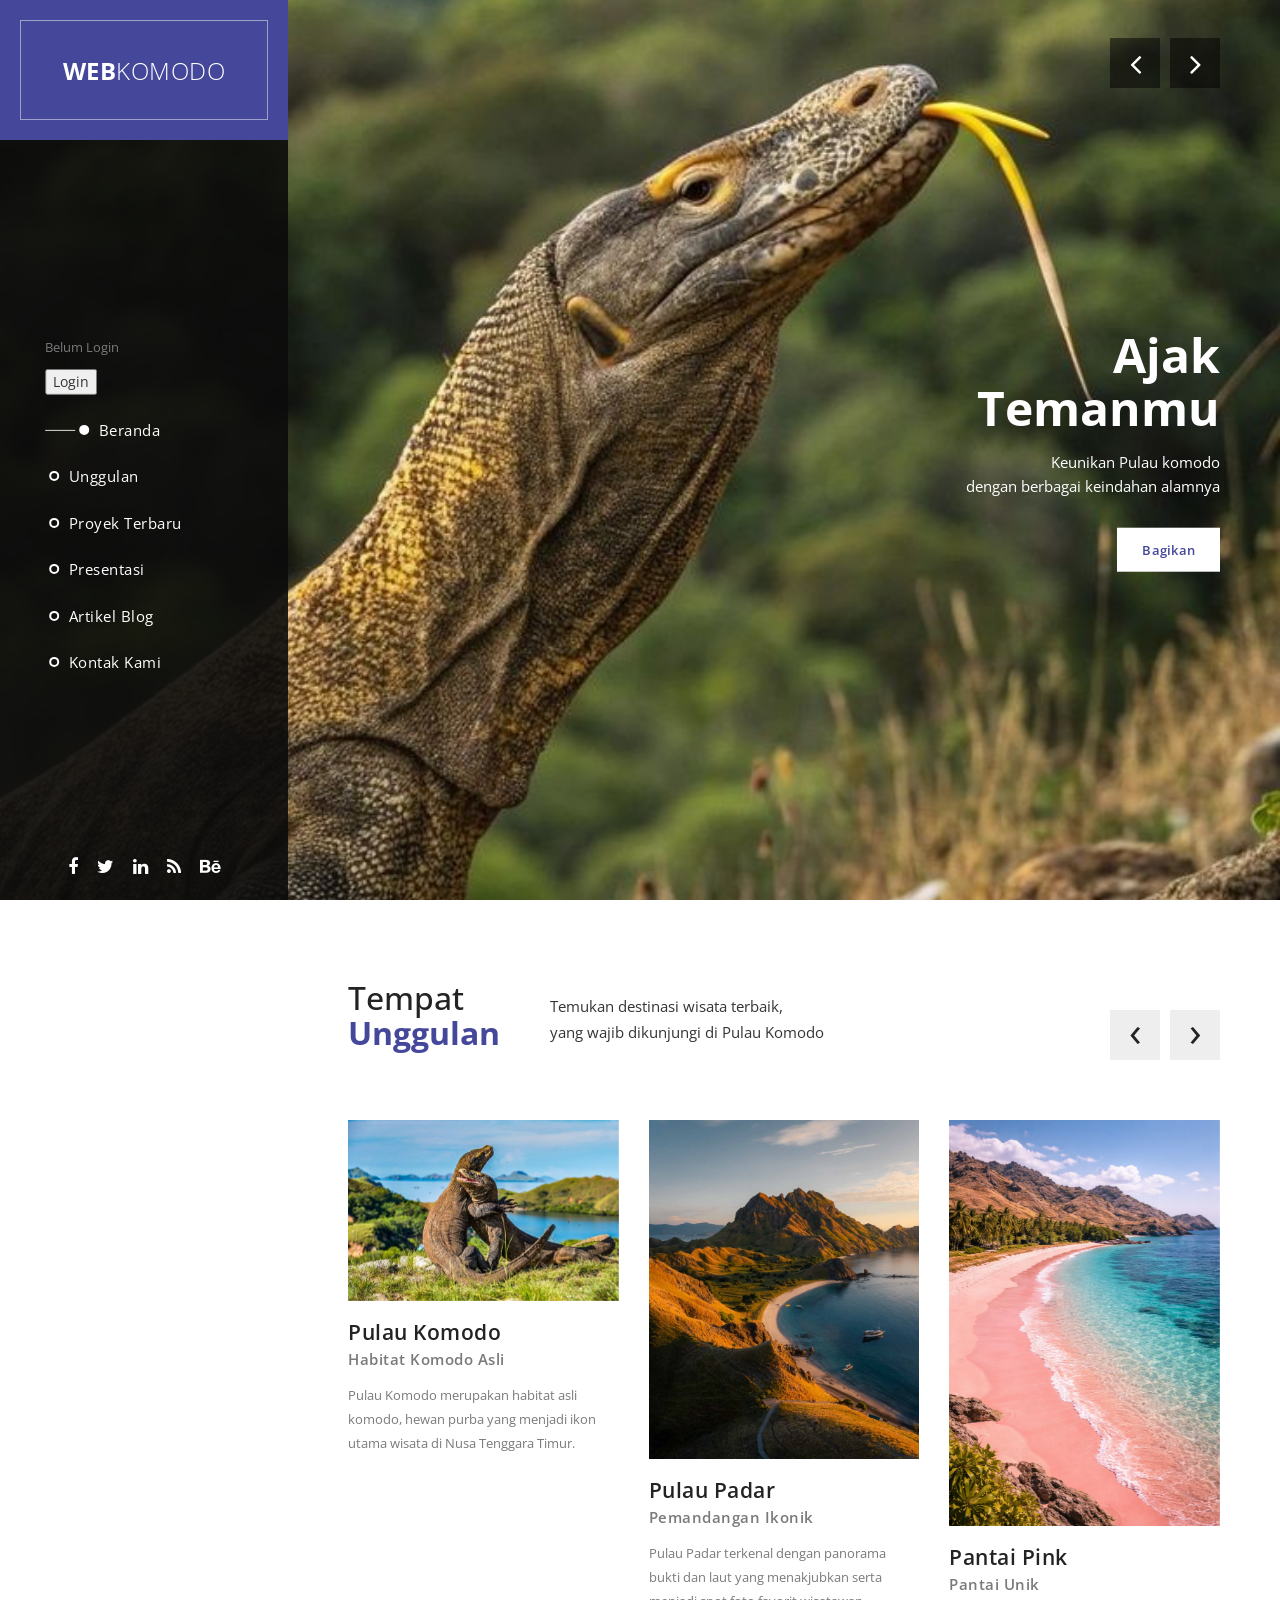
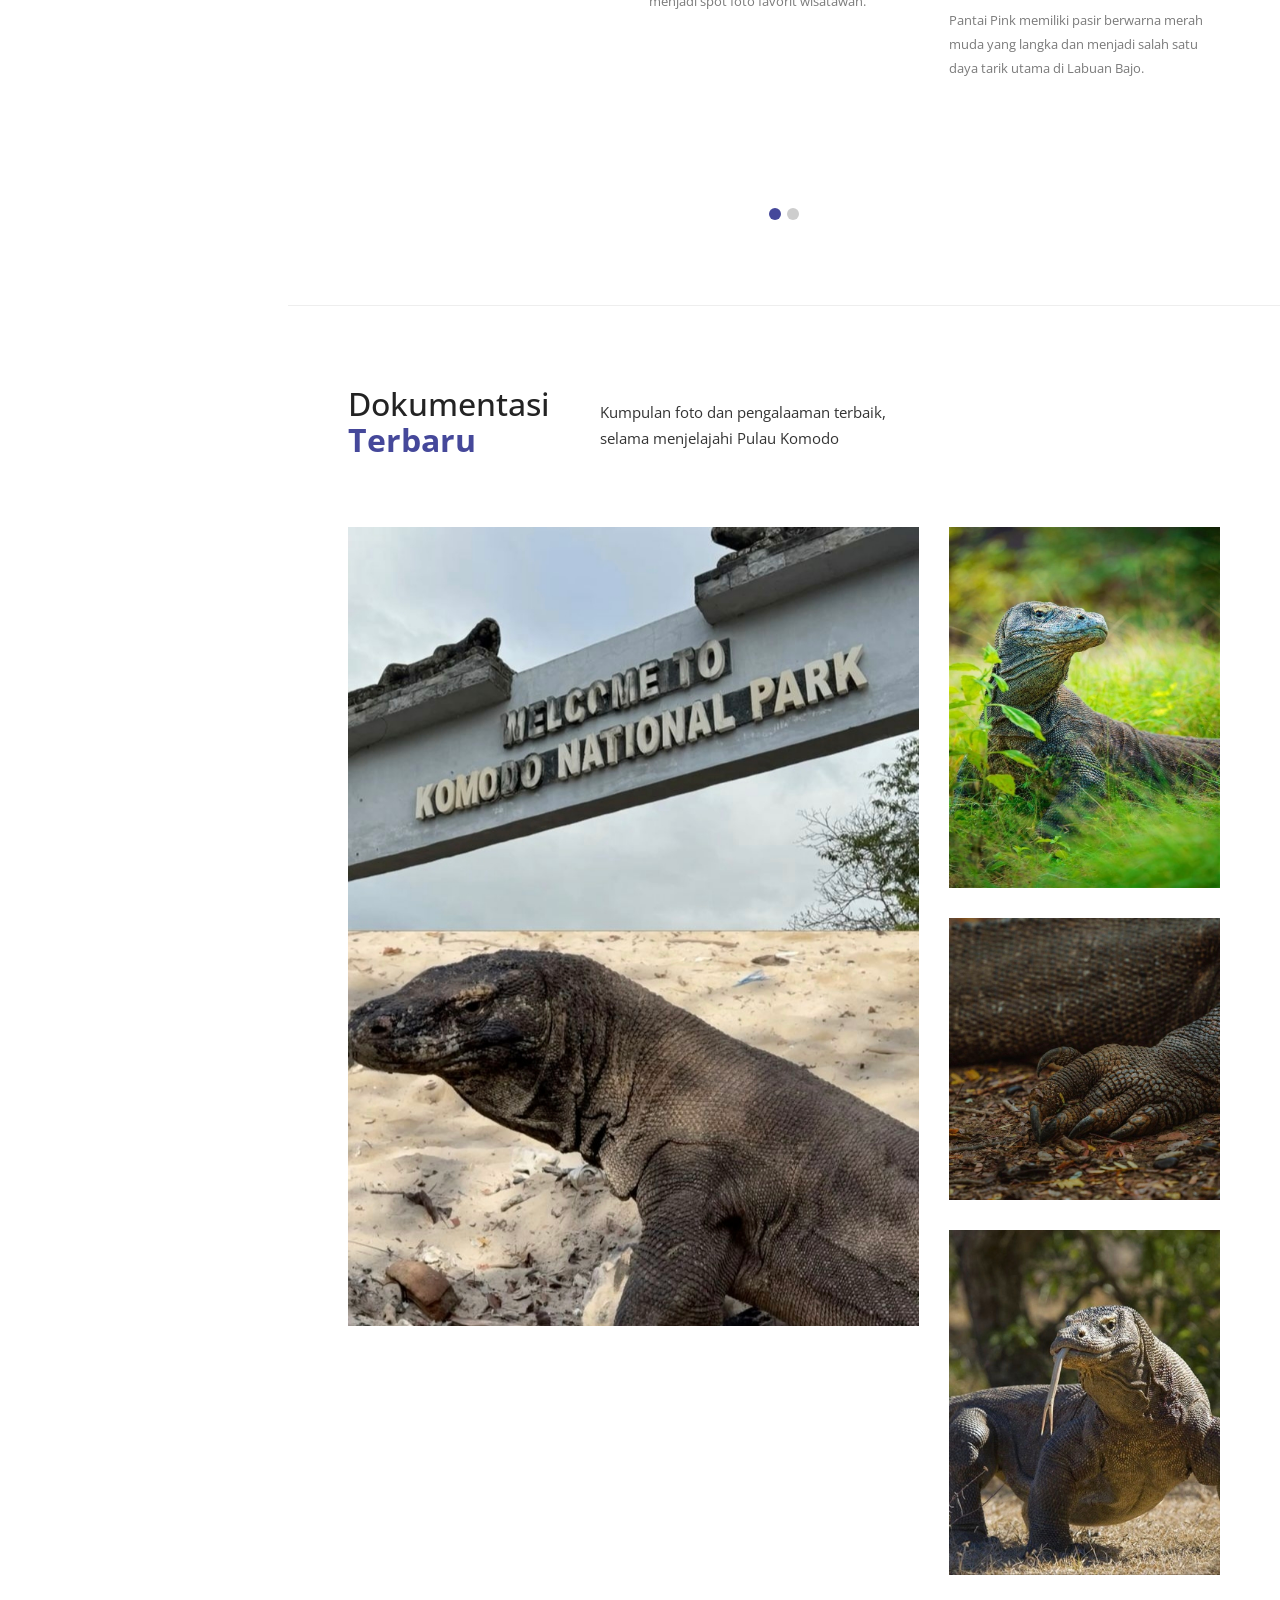
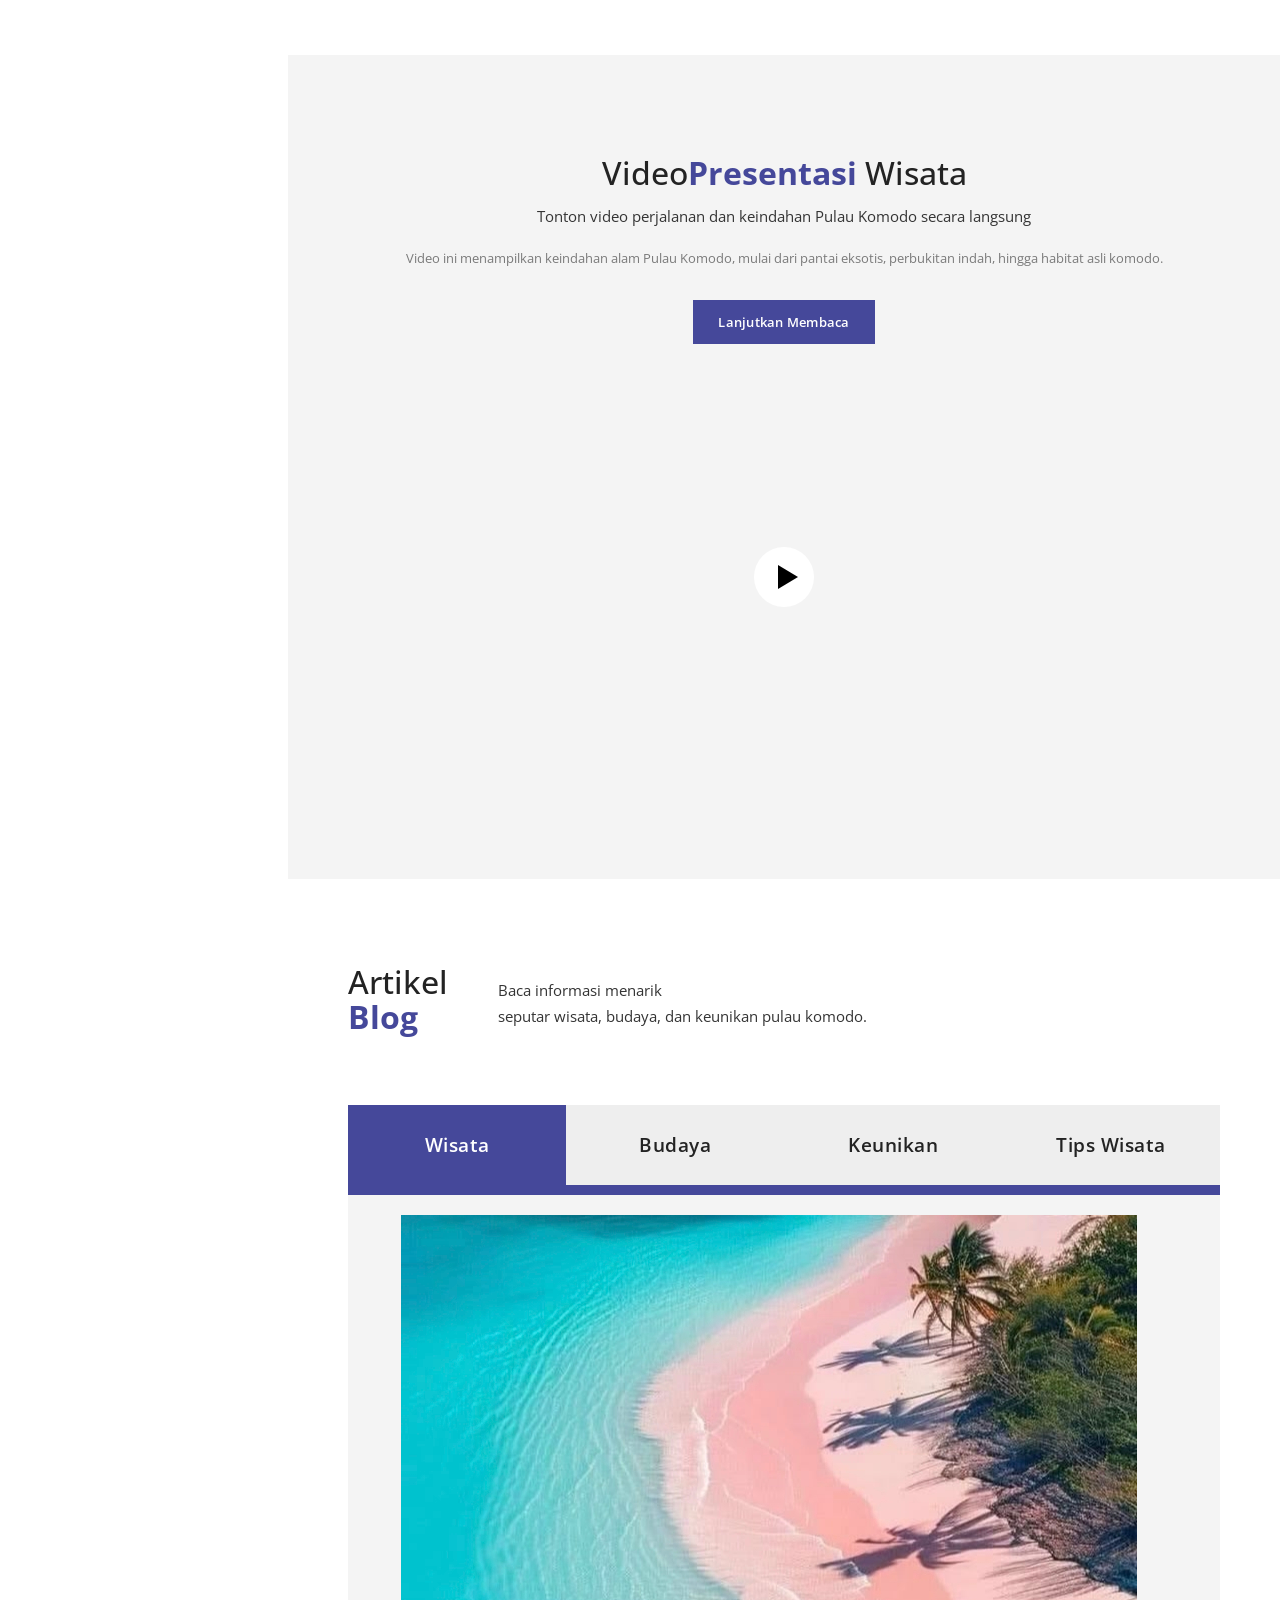
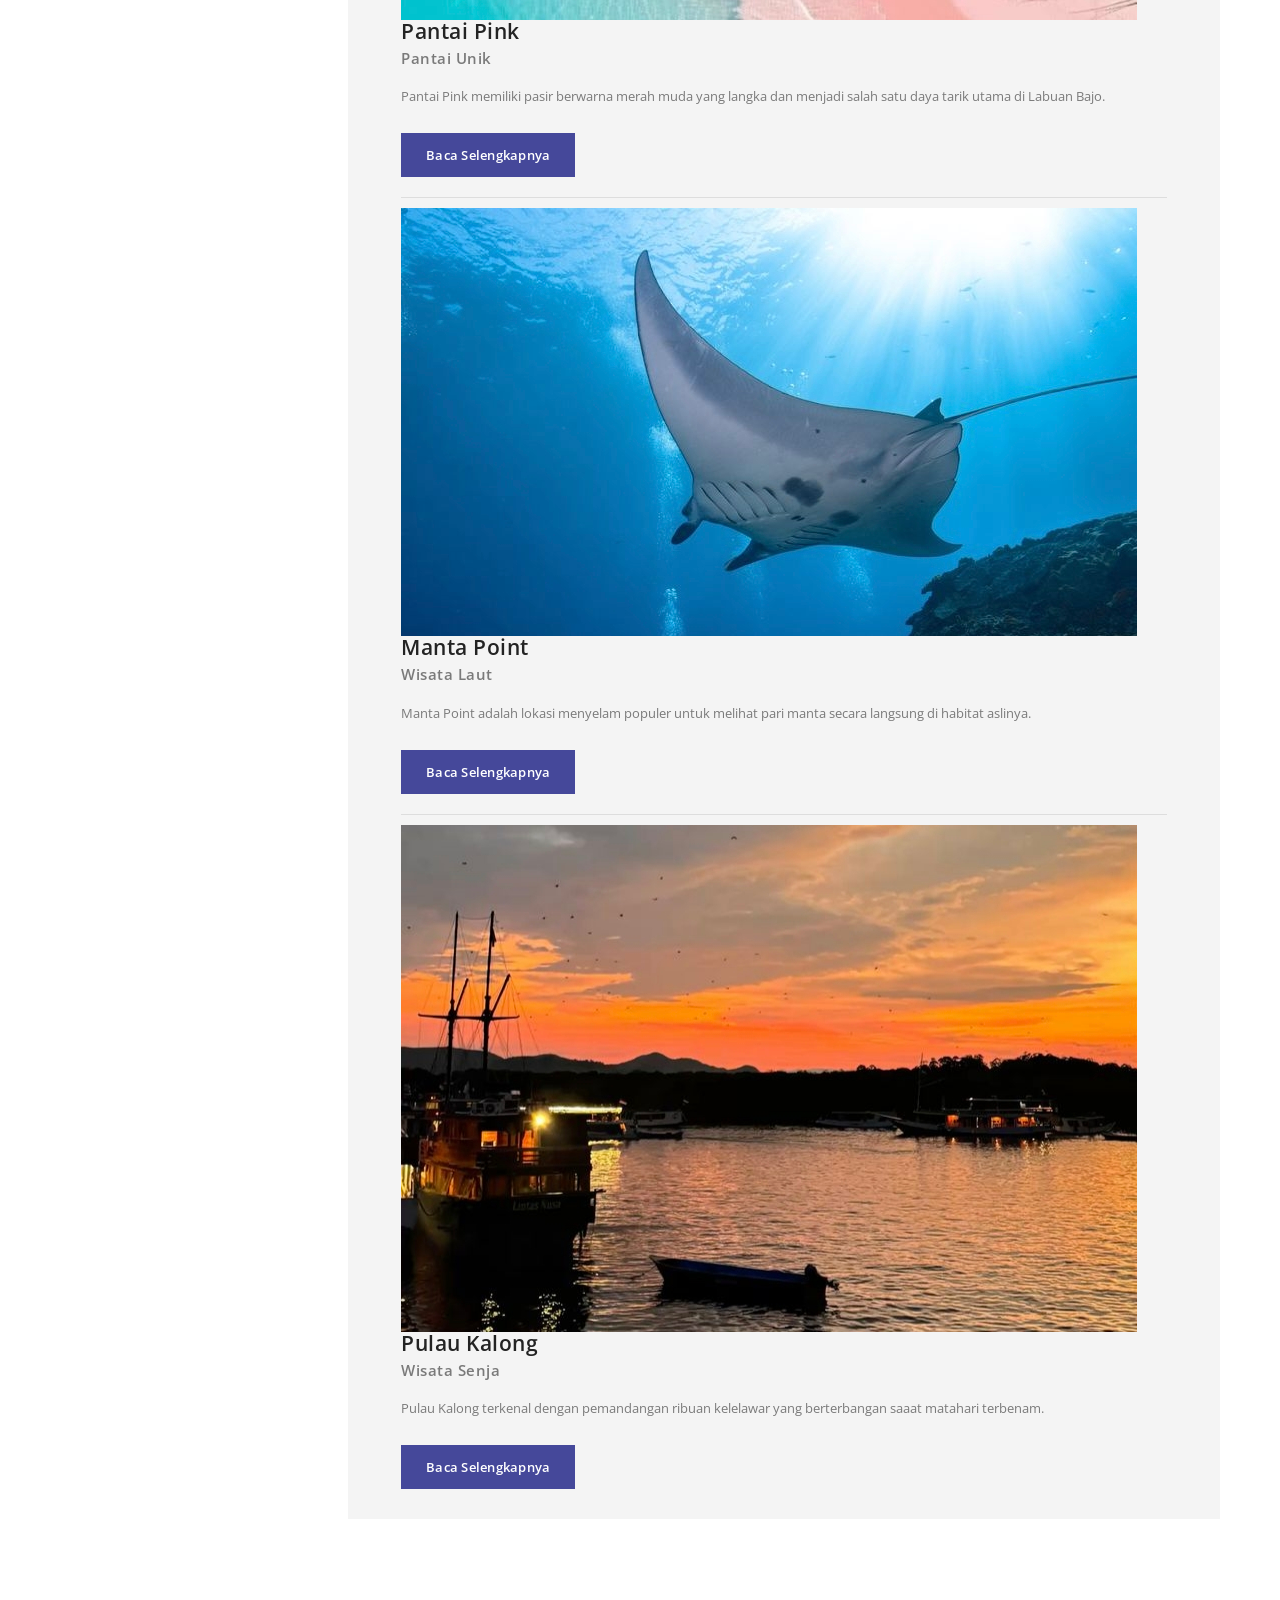
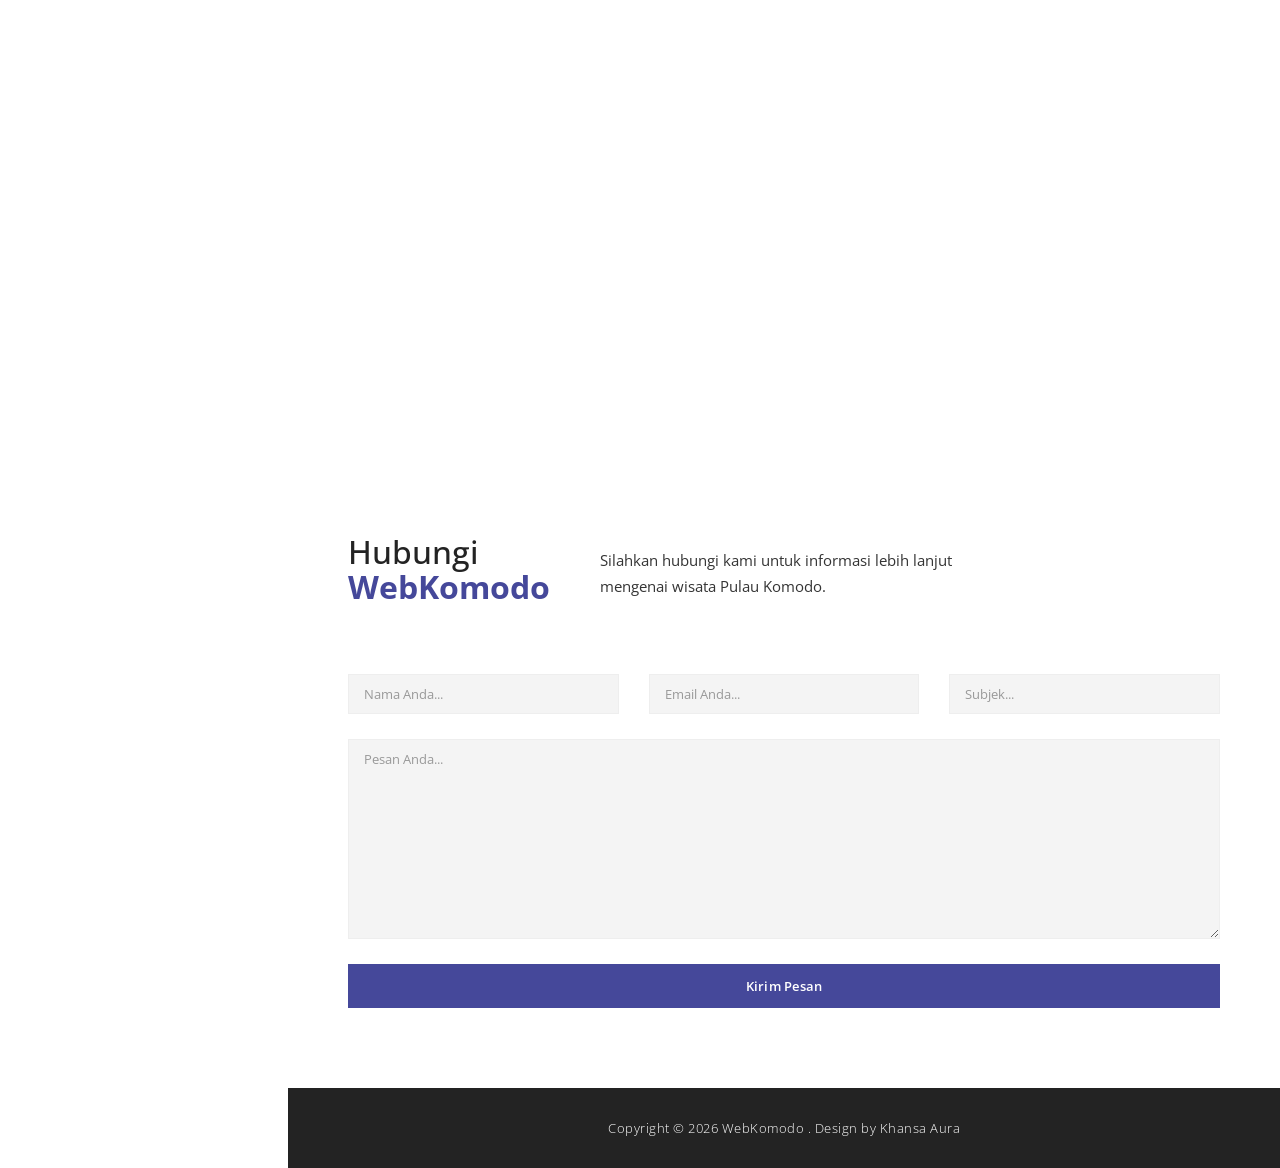
<file: index.html>
<!DOCTYPE html>
<html>
    <head>
        <meta charset="utf-8">
        <meta http-equiv="X-UA-Compatible" content="IE=edge,chrome=1">
        <title>WebKomodo</title>
        
<!-- 

Sentra Template

https://templatemo.com/tm-518-sentra

-->
        <meta name="description" content="">
        <meta name="viewport" content="width=device-width, initial-scale=1">
        <link rel="apple-touch-icon" href="apple-touch-icon.png">

        <link rel="stylesheet" href="css/bootstrap.min.css">
        <link rel="stylesheet" href="css/bootstrap-theme.min.css">
        <link rel="stylesheet" href="css/fontAwesome.css">
        <link rel="stylesheet" href="css/light-box.css">
        <link rel="stylesheet" href="css/owl-carousel.css">
        <link rel="stylesheet" href="css/templatemo-style.css">

        <link href="https://fonts.googleapis.com/css?family=Open+Sans:300,400,600,700,800" rel="stylesheet">

        <script src="js/vendor/modernizr-2.8.3-respond-1.4.2.min.js"></script>
    </head>

<body>



        <header class="nav-down responsive-nav hidden-lg hidden-md">
            <button type="button" id="nav-toggle" class="navbar-toggle" data-toggle="collapse" data-target="#main-nav">
                <span class="sr-only">Toggle navigation</span>
                <span class="icon-bar"></span>
                <span class="icon-bar"></span>
                <span class="icon-bar"></span>
            </button>
            <!--/.navbar-header-->
            <div id="main-nav" class="collapse navbar-collapse">
                <nav>
                    <ul class="nav navbar-nav">
                        <li><a href="#top">Beranda</a></li>
                        <li><a href="#featured">Unggulan</a></li>
                        <li><a href="#projects">Proyek Terbaru</a></li>
                        <li><a href="#video">Presentasi</a></li>
                        <li><a href="#blog">Artikel Blog</a></li>
                        <li><a href="#contact">Hubungi Kami</a></li>
                    </ul>
                </nav>
            </div>
        </header>

        <div class="sidebar-navigation hidde-sm hidden-xs">
            <div class="logo">
                <a href="#">Web<em>Komodo</em></a>
            </div>
            <nav>
                <ul>
					<li>
						<p id="userInfo">Belum Login</p>

		<div id="authArea">
			<button onclick="goLogin()" class="nav-cta">Login</button>
		</div>
					</li>
                    <li>
                        <a href="#top">
                            <span class="rect"></span>
                            <span class="circle"></span>
                            Beranda
                        </a>
                    </li>
                    <li>
                        <a href="#featured">
                            <span class="rect"></span>
                            <span class="circle"></span>
                            Unggulan
                        </a>
                    </li>
                    <li>
                        <a href="#projects">
                            <span class="rect"></span>
                            <span class="circle"></span>
                            Proyek Terbaru
                        </a>
                    </li>
                    <li>
                        <a href="#video">
                            <span class="rect"></span>
                            <span class="circle"></span>
                            Presentasi
                        </a>
                    </li>
                    <li>
                        <a href="#blog">
                            <span class="rect"></span>
                            <span class="circle"></span>
                            Artikel Blog
                        </a>
                    </li>
                    <li>
                        <a href="#contact">
                            <span class="rect"></span>
                            <span class="circle"></span>
                            Kontak Kami
                        </a>
                    </li>
                </ul>
            </nav>
            <ul class="social-icons">
                <li><a href="#"><i class="fa fa-facebook"></i></a></li>
                <li><a href="#"><i class="fa fa-twitter"></i></a></li>
                <li><a href="#"><i class="fa fa-linkedin"></i></a></li>
                <li><a href="#"><i class="fa fa-rss"></i></a></li>
                <li><a href="#"><i class="fa fa-behance"></i></a></li>
            </ul>
        </div>

        <div class="slider">
            <div class="Modern-Slider content-section" id="top">
                <!-- Item -->
                <div class="item item-1">
                    <div class="img-fill">
                    <div class="image"></div>
                    <div class="info">
                        <div>
                          <h1>Selamat Datang di <br>WebKomodo</h1>
                          <p>WebKomodo adalah website wisata yang memberikan informasi wisata Pulau Komodo<br>
                          	Temukan keindahan alam dan budaya yang menakjubkan</p>
                          <div class="white-button button">
                              <a href="#featured">Jelajahi Sekarang</a>
                          </div>
                        </div>
                        </div>
                    </div>
                </div>
                <!-- // Item -->
                <!-- Item -->
                <div class="item item-2">
                    <div class="img-fill">
                        <div class="image"></div>
                        <div class="info">
                        <div>
                          <h1>Ajak <br>Temanmu</h1>
                          <p>Keunikan Pulau komodo
							<br>dengan berbagai keindahan alamnya</p>
                          
                          <div class="white-button button">
                              <a href="#featured">Bagikan</a>
                          </div>
                        </div>
                        </div>
                    </div>
                </div>
                <!-- // Item -->
                <!-- Item -->
                <div class="item item-3">
                    <div class="img-fill">
                        <div class="image"></div>
                        <div class="info">
                        <div>
                          <h1>Pesona Alam<br>Pulau Komodo</h1>
                          <p>Nikmati keindahan alam, pantai eksotis, <br>dan habitat asli komodo</p>
                          
                          <div class="white-button button">
                              <a href="#featured">Pelajari Lebih Lanjut</a>
                          </div>
                        </div>
                        </div>
                    </div>
                </div>
                <!-- // Item -->
            </div>
        </div>


        <div class="page-content">
            <section id="featured" class="content-section">
                <div class="section-heading">
                    <h1>Tempat<br><em>Unggulan</em></h1>
                    <p>Temukan destinasi wisata terbaik, 
                    <br>yang wajib dikunjungi di Pulau Komodo</p>
                </div>
                <div class="section-content">
                    <div class="owl-carousel owl-theme">
                        <div class="item">
                            <div class="image">
                                <img src="img/komodo.jpg" alt="">
                                <div class="featured-button button">
                                    <a href="#projects">Baca Selengkapnya</a>
                                </div>
                            </div>
                            <div class="text-content">
                                <h4>Pulau Komodo</h4>
                                <span>Habitat Komodo Asli</span>
                                <p>Pulau Komodo merupakan habitat asli komodo, hewan purba yang menjadi ikon utama wisata di Nusa Tenggara Timur.</p>
                            </div>
                        </div>
                        <div class="item">
                            <div class="image">
                                <img src="img/padar.jpg" alt="">
                                <div class="featured-button button">
                                    <a href="#projects">Baca Selengkapnya</a>
                                </div>
                            </div>
                            <div class="text-content">
                                <h4>Pulau Padar</h4>
                                <span>Pemandangan Ikonik</span>
                                <p>Pulau Padar terkenal dengan panorama bukti dan laut yang menakjubkan serta menjadi spot foto favorit wisatawan.</p>
                            </div>
                        </div>
                        <div class="item">
                            <div class="image">
                                <img src="img/pink.jpg" alt="">
                                <div class="featured-button button">
                                    <a href="#projects">Baca Selengkapnya</a>
                                </div>
                            </div>
                            <div class="text-content">
                                <h4>Pantai Pink</h4>
                                <span>Pantai Unik</span>
                                <p>Pantai Pink memiliki pasir berwarna merah muda yang langka dan menjadi salah satu daya tarik utama di Labuan Bajo.</p>
                            </div>
                        </div>
                        <div class="item">
                            <div class="image">
                                <img src="img/kalong.jpg" alt="">
                                <div class="featured-button button">
                                    <a href="#projects">Baca Selengkapnya</a>
                                </div>
                            </div>
                            <div class="text-content">
                                <h4>Pulau Kalong</h4>
                                <span>Wisata Senja</span>
                                <p>Pulau Kalong terkenal dengan pemandangan ribuan kelelawar yang terbang saat matahari terbenam.</p>
                            </div>
                        </div>
                        <div class="item">
                            <div class="image">
                                <img src="img/manta.jpg" alt="">
                                <div class="featured-button button">
                                    <a href="#projects">Baca Selengkapnya</a>
                                </div>
                            </div>
                            <div class="text-content">
                                <h4>Manta Point</h4>
                                <span>Wisata Laut</span>
                                <p>Manta Point adalah lokasi menyelam populer untuk melihat pari manta secara langsung di habitat aslinya.</p>
                            </div>
                        </div>
                    </div>
                </div>
            </section>
            <section id="projects" class="content-section">
                <div class="section-heading">
                    <h1>Dokumentasi<br><em>Terbaru</em></h1>
                    <p>Kumpulan foto dan pengalaaman terbaik, 
                    <br>selama menjelajahi Pulau Komodo</p>
                </div>
                <div class="section-content">
                    <div class="masonry">
                        <div class="row">
                            <div class="item">
                                <div class="col-md-8">
                                    <a href="img/komodo_i.jpg" data-lightbox="image"><img src="img/komodo_i.jpg" alt="image 1"></a>
                                </div>
                            </div>
                            <div class="item second-item">
                                <div class="col-md-4">
                                    <a href="img/komodo_ii.jpg" data-lightbox="image"><img src="img/komodo_ii.jpg" alt="image 2"></a>
                                </div>
                            </div>
                            <div class="item">
                                <div class="col-md-4">
                                    <a href="img/komodo_iii.jpg" data-lightbox="image"><img src="img/komodo_iii.jpg" alt="image 3"></a>
                                </div>
                            </div>
                            <div class="item">
                                <div class="col-md-4">
                                    <a href="img/komodo_iv.jpg" data-lightbox="image"><img src="img/komodo_iv.jpg" alt="image 4"></a>
                                </div>
                            </div>
                        </div>
                    </div>
                </div>            
            </section>
            <section id="video" class="content-section">
                <div class="row">
                    <div class="col-md-12">
                        <div class="section-heading">
                            <h1>Video<em>Presentasi</em> Wisata</h1>
                            <p>Tonton video perjalanan dan keindahan Pulau Komodo secara langsung</p>
                        </div>
                        <div class="text-content">
                            <p>Video ini menampilkan keindahan alam Pulau Komodo, mulai dari pantai eksotis, perbukitan indah, hingga habitat asli komodo.</p>
                        </div>
                        <div class="accent-button button">
                            <a href="#blog">Lanjutkan Membaca</a>
                        </div>
                    </div>
                    <div class="col-md-12">
                        <div class="box-video">
                            <div class="bg-video" style="background-image:www.refoindonesia.com/wp-content/uploads/2021/06/Pemandangan-P-Komodo.jpg;">
                                <div class="bt-play">Play</div>
                            </div>
                            <div class="video-container">
								<iframe width="800" height="400" src="https://www.youtube.com/embed/B95MRLYcazM?si=QbPpNEiLGMFofgNA" title="YouTube video player" frameborder="0" allow="accelerometer; autoplay; clipboard-write; encrypted-media; gyroscope; picture-in-picture; web-share" referrerpolicy="strict-origin-when-cross-origin" allowfullscreen></iframe>
                            </div>
                        </div>
                    </div>
                </div>
            </section>
            <section id="blog" class="content-section">
                <div class="section-heading">
                    <h1>Artikel<br><em>Blog</em></h1>
                    <p>Baca informasi menarik 
                    <br>seputar wisata, budaya, dan keunikan pulau komodo.</p>
                </div>
                <div class="section-content">
                    <div class="tabs-content">
                        <div class="wrapper">
                            <ul class="tabs clearfix" data-tabgroup="first-tab-group">
                              <li><a href="#tab1" class="active">Wisata</a></li>
                              <li><a href="#tab2">Budaya</a></li>
                              <li><a href="#tab3">Keunikan</a></li>
                              <li><a href="#tab4">Tips Wisata</a></li>
                            </ul>
                            <section id="first-tab-group" class="tabgroup">
                                <div id="tab1">
                                    <ul>
                                        <li>
                                            <div class="item">
                                                <img src="img/pink3.jpg" alt="">
                                                <div class="text-content">
                                                    <h4>Pantai Pink</h4>
                                                    <span>Pantai Unik</span>
                                                    <p>Pantai Pink memiliki pasir berwarna merah muda yang langka dan menjadi salah satu daya tarik utama di Labuan Bajo.</p>
                                                    
                                                    <div class="accent-button button">
                                                        <a href="#contact">Baca Selengkapnya</a>
                                                    </div>
                                                </div>
                                            </div>
                                        </li>
                                        <li>
                                            <div class="item">
                                                <img src="img/manta3.jpg" alt="">
                                                <div class="text-content">
                                                    <h4>Manta Point</h4>
                                                    <span>Wisata Laut</span>
                                                    <p>Manta Point adalah lokasi menyelam populer untuk melihat pari manta secara langsung di habitat aslinya.</p>
                                                    
                                                    <div class="accent-button button">
                                                        <a href="#contact">Baca Selengkapnya</a>
                                                    </div>
                                                </div>
                                            </div>
                                        </li>
                                        <li>
                                            <div class="item">
                                                <img src="img/kalong2.jpg" alt="">
                                                <div class="text-content">
                                                    <h4>Pulau Kalong</h4>
                                                    <span>Wisata Senja</span>
                                                    <p>Pulau Kalong terkenal dengan pemandangan ribuan kelelawar yang berterbangan saaat matahari terbenam.</p>
                                                    
                                                    <div class="accent-button button">
                                                        <a href="#contact">Baca Selengkapnya</a>
                                                    </div>
                                                </div>
                                            </div>
                                        </li>
                                    </ul>
                                </div>
                                <div id="tab2">
                                    <ul>
                                        <li>
                                            <div class="item">
                                                <img src="img/kampung.webp" alt="">
                                                <div class="text-content">
                                                    <h4>Kehidupan Sosial</h4>
                                                    <span>Masyarakat asli yang mendiami sebuah pemukiman yang dikenal sebagai Kampung Komodo.</span>
                                                    <p>Rumah-rumah tradisional di Kampung Komodo dibangun dengan model panggung yang tinggi menggunakan kayu. Struktur bangunan ini memiliki fungsi penting untuk menjaga keselamatan warga dari komodo atau hewan liar yang sewaktu-waktu melintas di bawah rumah, serta untuk menghindari air pasang laut.</p>
                                                    
                                                    <div class="accent-button button">
                                                        <a href="#contact">Baca Selengkapnya</a>
                                                    </div>
                                                </div>
                                            </div>
                                        </li>
                                        <li>
                                            <div class="item">
                                                <img src="img/kerajinan.jpg" alt="">
                                                <div class="text-content">
                                                    <h4>Kerajinan Kayu</h4>
                                                    <span>Seni ukir kayu menjadi salah satu budaya keahlian yang diwariskan di Kampung Komodo.</span>
                                                    <p>Keahlian memahat sudah menjadi warisan turun-temurun bagi para pria di Kampung Komodo. Mereka secara detail mengukir kayu menyerupai bentuk asli komodo. Kerajinan tangan ini menjadi salah satu produk budaya utama yang dijadikan oleh-oleh khas bagi para wisatawan.</p>
                                                    
                                                    <div class="accent-button button">
                                                        <a href="#contact">Baca Selengkapnya</a>
                                                    </div>
                                                </div>
                                            </div>
                                        </li>
                                        <li>
                                            <div class="item">
                                                <img src="img/naga.jpg" alt="">
                                                <div class="text-content">
                                                    <h4>Legenda "Putri Naga"</h4>
                                                    <span>Salah satu fondasi budaya terbesar masyarakat asli Pulau Komodo adalah keyakinan bahwa mereka dan komodo adalah saudara kembar.</span>
                                                    <p>Masyarakat asli Pulau Komodo percaya bahwa manusia dan komodo memiliki hubungan darah. Menurut legenda setempat, seorang putri melahirkan anak kembar berupa bayi laki-laki (Gerong) dan seekor naga komodo (Orah). Karena mitos ini, warga lokal sangat menghormati komodo, tidak pernah menyakiti mereka, dan menganggapnya sebagai bagian dari keluarga.</p>
                                                    
                                                    <div class="accent-button button">
                                                        <a href="#contact">Baca Selengkapnya</a>
                                                    </div>
                                                </div>
                                            </div>
                                        </li>
                                    </ul>
                                </div>
                                <div id="tab3">
                                    <ul>
                                        <li>
                                            <div class="item">
                                                <img src="img/kokomo.jpg" alt="">
                                                <div class="text-content">
                                                    <h4>Habitat Asli Kadal Terbesar di Dunia</h4>
                                                    <p>Pulau ini merupakan tempat utama di mana komodo (Varanus komodoensis), spesies kadal purba terbesar yang masih hidup di bumi, berkembang biak secara alami. Hewan ini tidak dapat ditemukan di belahan dunia lain selain di kawasan kepulauan ini.</p>
                                                    
                                                    <div class="accent-button button">
                                                        <a href="#contact">Baca Selengkapnya</a>
                                                    </div>
                                                </div>
                                            </div>
                                        </li>
                                        <li>
                                            <div class="item">
                                                <img src="img/unesco.jpg" alt="">
                                                <div class="text-content">
                                                    <h4>Keajaiban Dunia dan Situs Warisan UNESCO</h4>
                                                    <p>Karena nilai ekologisnya yang sangat tinggi dan langka, UNESCO menetapkan Taman Nasional Komodo sebagai Situs Warisan Dunia pada tahun 1991. Selain itu, kawasan ini juga pernah terpilih sebagai salah satu dari New 7 Wonders of Nature (Tujuh Keajaiban Alam Baru).</p>
                                                    
                                                    <div class="accent-button button">
                                                        <a href="#contact">Baca Selengkapnya</a>
                                                    </div>
                                                </div>
                                            </div>
                                        </li>
                                        <li>
                                            <div class="item">
                                                <img src="img/arus.jpg" alt="">
                                                <div class="text-content">
                                                    <h4>Pertemuan Dua Arus Laut Dunia</h4>
                                                    <p>Kawasan perairan Pulau Komodo menjadi titik pertemuan arus laut hangat dari Samudra Pasifik dan arus laut dingin dari Samudra Hindia. Pertemuan ini menciptakan arus bawah laut yang kuat namun kaya akan nutrisi, menjadikannya surga bagi biota laut.</p>
                                                    
                                                    <div class="accent-button button">
                                                        <a href="#contact">Baca Selengkapnya</a>
                                                    </div>
                                                </div>
                                            </div>
                                        </li>
                                    </ul>
                                </div>
                                <div id="tab4">
                                    <ul>
                                        <li>
                                            <div class="item">
                                                <img src="img/aturan.jpg" alt="">
                                                <div class="text-content">
                                                    <h4>Jaga Jarak Dari Komodo</h4>
                                                    <p>Komodo adalah hewan liar yang memiliki naluri berburu dan bisa menjadi agresif jika merasa terganggu. Oleh karena itu, wisatawan harus menjaga jarak aman agar terhindar dari bahaya dan tetap menghormati habitat alami komodo.</p>
                                                    
                                                    <div class="accent-button button">
                                                        <a href="#contact">Baca Selengkapnya</a>
                                                    </div>
                                                </div>
                                            </div>
                                        </li>                                
                                        <li>
                                            <div class="item">
                                                <img src="img/sunscreen.jpg" alt="">
                                                <div class="text-content">
                                                    <h4>Gunakan Sunscreen</h4>
                                                    <p>Saat berkunjung ke Pulau Komodo, cuaca cenderung panas karena berada di daerah tropis. Menggunakan sunscreen penting untuk melindungi kulit dari paparan sinar matahari langsung agar terhindar dari kulit terbakar dan iritasi.</p>
                                                    
                                                    <div class="accent-button button">
                                                        <a href="#contact">Baca Selengkapnya</a>
                                                    </div>
                                                </div>
                                            </div>
                                        </li>
                                        <li>
                                            <div class="item">
                                                <img src="img/pemandu.jpg" alt="">
                                                <div class="text-content">
                                                    <h4>Ikut Arahan Ranger</h4>
                                                    <p>Ranger adalah pemandu resmi yang memahami perilaku komodo dan kondisi kawasan wisata. Mengikuti arahan ranger sangat penting untuk menjaga keselamatan selama perjalanan serta memastikan wisata berjalan dengan aman dan tertib.</p>
                                                    
                                                    <div class="accent-button button">
                                                        <a href="#contact">Baca Selengkapnya</a>
                                                    </div>
                                                </div>
                                            </div>
                                        </li>
                                    </ul>
                                </div>
                            </section> 
                        </div>
                    </div>
                </div>
            </section>
            <section id="contact" class="content-section">
                <div id="map">
                    <iframe src="https://www.google.com/maps/embed?pb=!1m18!1m12!1m3!1d252484.75333406107!2d119.30782004423789!3d-8.588857928618225!2m3!1f0!2f0!3f0!3m2!1i1024!2i768!4f13.1!3m3!1m2!1s0x2db4545ba8b2bbbb%3A0x62b9b2c3feba412!2sKomodo!5e0!3m2!1sen!2sid!4v1779545530074!5m2!1sen!2sid" width="1000" height="450" style="border:0;" allowfullscreen="" loading="lazy" referrerpolicy="no-referrer-when-downgrade"></iframe>
                </div>
                <div id="contact-content">
                    <div class="section-heading">
                        <h1>Hubungi<br><em>WebKomodo</em></h1>
                        <p>Silahkan hubungi kami untuk informasi lebih lanjut 
                        <br>mengenai wisata Pulau Komodo.</p>
                        
                    </div>
                    <div class="section-content">
                        <form id="contact" action="#" method="post">
                            <div class="row">
                                <div class="col-md-4">
                                  <fieldset>
                                    <input name="name" type="text" class="form-control" id="name" placeholder="Nama Anda..." required="">
                                  </fieldset>
                                </div>
                                <div class="col-md-4">
                                  <fieldset>
                                    <input name="email" type="email" class="form-control" id="email" placeholder="Email Anda..." required="">
                                  </fieldset>
                                </div>
                                 <div class="col-md-4">
                                  <fieldset>
                                    <input name="subject" type="text" class="form-control" id="subject" placeholder="Subjek..." required="">
                                  </fieldset>
                                </div>
                                <div class="col-md-12">
                                  <fieldset>
                                    <textarea name="message" rows="6" class="form-control" id="message" placeholder="Pesan Anda..." required=""></textarea>
                                  </fieldset>
                                </div>
                                <div class="col-md-12">
                                  <fieldset>
                                    <button type="submit" id="form-submit" class="btn">Kirim Pesan</button>
                                  </fieldset>
                                </div>
                            </div>
                        </form>
                    </div>
                </div>
            </section>
            <section class="footer">
                <p>Copyright &copy; 2026 WebKomodo 
                
                . Design by Khansa Aura</p>
            </section>
        </div>

    <script src="https://ajax.googleapis.com/ajax/libs/jquery/1.11.2/jquery.min.js"></script>
    <script>window.jQuery || document.write('<script src="js/vendor/jquery-1.11.2.min.js"><\/script>')</script>

    <script src="js/vendor/bootstrap.min.js"></script>
    
    <script src="js/plugins.js"></script>
    <script src="js/main.js"></script>

    <script>
        // Hide Header on on scroll down
        var didScroll;
        var lastScrollTop = 0;
        var delta = 5;
        var navbarHeight = $('header').outerHeight();

        $(window).scroll(function(event){
            didScroll = true;
        });

        setInterval(function() {
            if (didScroll) {
                hasScrolled();
                didScroll = false;
            }
        }, 250);

        function hasScrolled() {
            var st = $(this).scrollTop();
            
            // Make sure they scroll more than delta
            if(Math.abs(lastScrollTop - st) <= delta)
                return;
            
            // If they scrolled down and are past the navbar, add class .nav-up.
            // This is necessary so you never see what is "behind" the navbar.
            if (st > lastScrollTop && st > navbarHeight){
                // Scroll Down
                $('header').removeClass('nav-down').addClass('nav-up');
            } else {
                // Scroll Up
                if(st + $(window).height() < $(document).height()) {
                    $('header').removeClass('nav-up').addClass('nav-down');
                }
            }
            
            lastScrollTop = st;
        }
    </script>

    <script src="http://ajax.googleapis.com/ajax/libs/jquery/1.10.2/jquery.min.js" type="text/javascript"></script>
	<script src="login/js/welcome.js"></script>
</body>
</html>
</file>
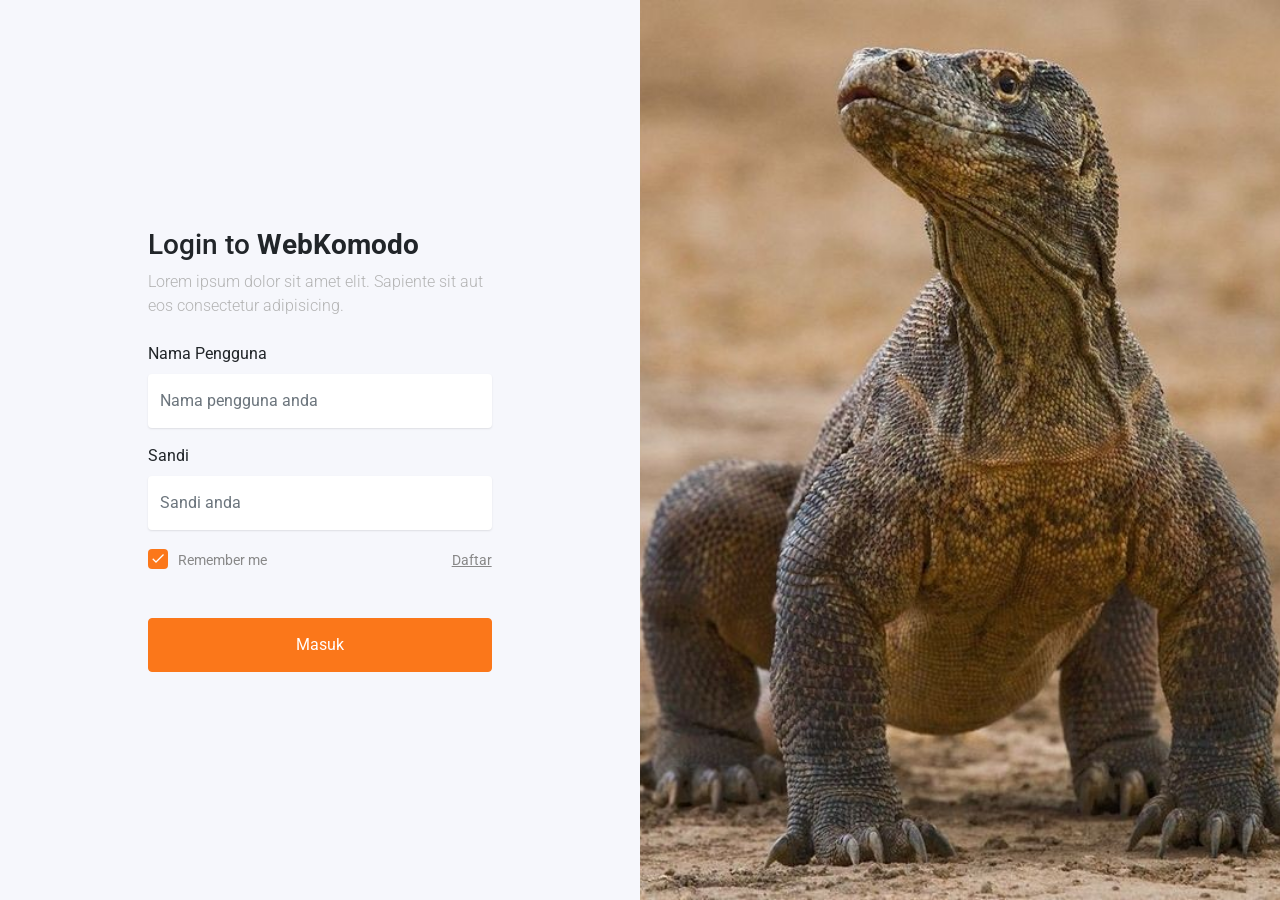
<file: login/index.html>
<!doctype html>
<html lang="en">
  <head>
    <!-- Required meta tags -->
    <meta charset="utf-8">
    <meta name="viewport" content="width=device-width, initial-scale=1, shrink-to-fit=no">
    <link href="https://fonts.googleapis.com/css?family=Roboto:300,400&display=swap" rel="stylesheet">

    <link rel="stylesheet" href="fonts/icomoon/style.css">

    <link rel="stylesheet" href="css/owl.carousel.min.css">

    <!-- Bootstrap CSS -->
    <link rel="stylesheet" href="css/bootstrap.min.css">
    
    <!-- Style -->
    <link rel="stylesheet" href="css/style.css">

    <title>Login WebKomodo</title>
  </head>
  <body>
  

  <div class="d-lg-flex half">
    <div class="bg order-1 order-md-2" style="background-image: url('images/bg_1.jpeg');"></div>
    <div class="contents order-2 order-md-1">

      <div class="container">
        <div class="row align-items-center justify-content-center">
          <div class="col-md-7">
            <h3>Login to <strong>WebKomodo</strong></h3>
            <p class="mb-4">Lorem ipsum dolor sit amet elit. Sapiente sit aut eos consectetur adipisicing.</p>
            <form id="loginForm" method="post">
              <div class="form-group first">
                <label for="username">Nama Pengguna</label>
                <input type="text" class="form-control" placeholder="Nama pengguna anda" id="username">
              </div>
              <div class="form-group last mb-3">
                <label for="password">Sandi</label>
                <input type="password" class="form-control" placeholder="Sandi anda" id="password">
              </div>
              
              <div class="d-flex mb-5 align-items-center">
                <label class="control control--checkbox mb-0"><span class="caption">Remember me</span>
                  <input type="checkbox" checked="checked"/>
                  <div class="control__indicator"></div>
                </label>
                <span class="ml-auto"><a href="register.html" class="forgot-pass">Daftar</a></span>
              </div>
              
              <input type="submit" value="Masuk" class="btn btn-block btn-primary">

            </form>
          </div>
        </div>
      </div>
    </div>

    
  </div>
    
    

    <script src="js/jquery-3.3.1.min.js"></script>
    <script src="js/popper.min.js"></script>
    <script src="js/bootstrap.min.js"></script>
    <script src="js/main.js"></script>
    <script src="js/login.js"></script>
  </body>
</html>
</file>
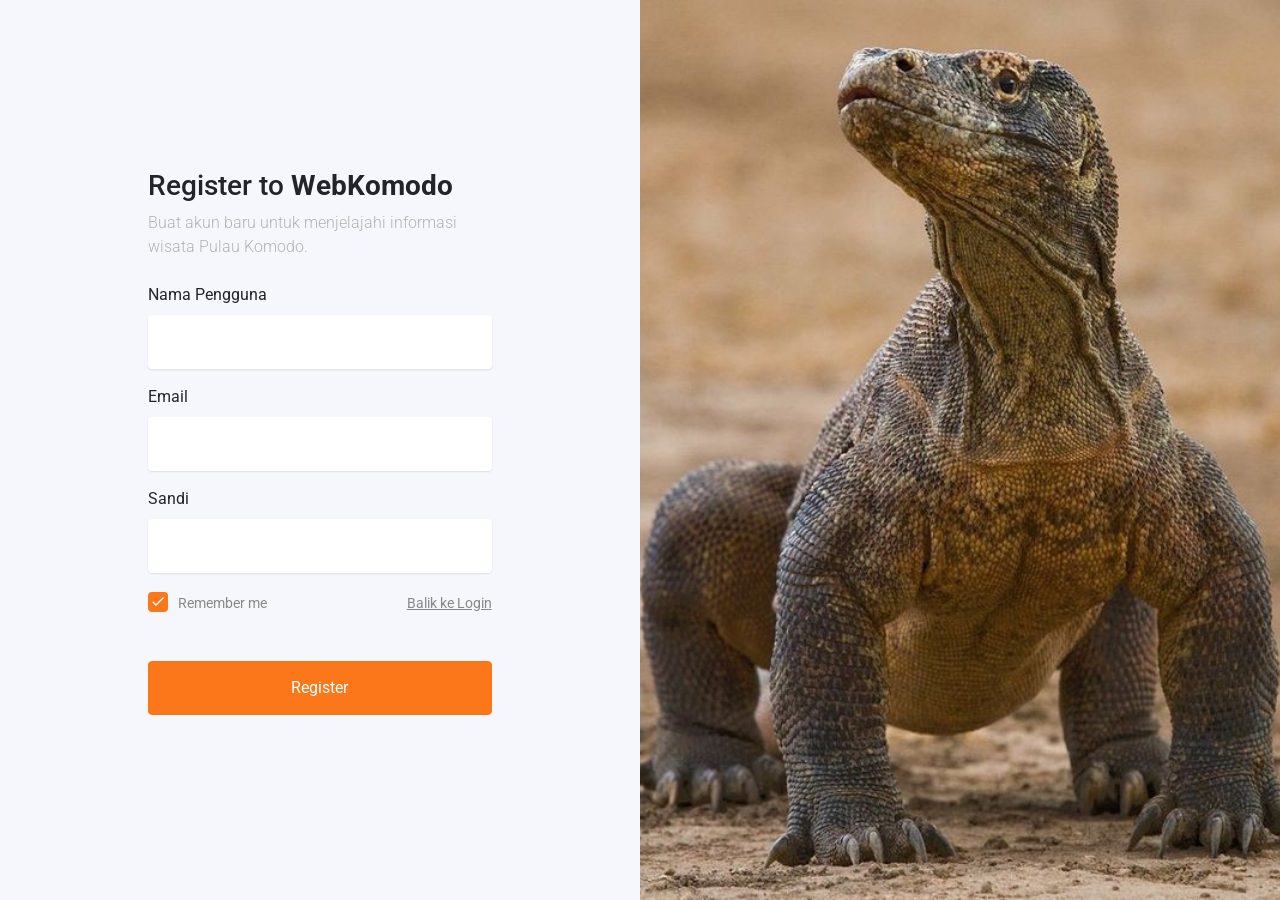
<file: login/register.html>
<!doctype html>
<html lang="en">
  <head>
    <!-- Required meta tags -->
    <meta charset="utf-8">
    <meta name="viewport" content="width=device-width, initial-scale=1, shrink-to-fit=no">
    <link href="https://fonts.googleapis.com/css?family=Roboto:300,400&display=swap" rel="stylesheet">

    <link rel="stylesheet" href="fonts/icomoon/style.css">

    <link rel="stylesheet" href="css/owl.carousel.min.css">

    <!-- Bootstrap CSS -->
    <link rel="stylesheet" href="css/bootstrap.min.css">
    
    <!-- Style -->
    <link rel="stylesheet" href="css/style.css">

    <title>Register WebKomodo</title>
  </head>
  <body>
  

  <div class="d-lg-flex half">
    <div class="bg order-1 order-md-2" style="background-image: url('images/bg_1.jpeg');"></div>
    <div class="contents order-2 order-md-1">

      <div class="container">
        <div class="row align-items-center justify-content-center">
          <div class="col-md-7">
            <h3>Register to <strong>WebKomodo</strong></h3>
            <p class="mb-4">Buat akun baru untuk menjelajahi informasi wisata Pulau Komodo.</p>
            <form id="registerForm" method="post">
              <div class="form-group first">
                <label for="username">Nama Pengguna</label>
                <input type="text" class="form-control" id="username" name="username">
              </div>

              <div class="form-group">
                <label for="email">Email</label>
                <input type="email" class="form-control" id="email" name="email">
              </div>
              
              <div class="form-group last mb-3">
                <label for="password">Sandi</label>
                <input type="password" class="form-control" id="password" name="password">
              </div>
              
              <div class="d-flex mb-5 align-items-center">
                <label class="control control--checkbox mb-0"><span class="caption">Remember me</span>
                  <input type="checkbox" checked="checked"/>
                  <div class="control__indicator"></div>
                </label>
                <span class="ml-auto"><a href="index.html" class="forgot-pass">Balik ke Login</a></span> 
              </div>

              <input type="submit" value="Register" class="btn btn-block btn-primary">

              <div id="message" class="mt-3 text-center"></div>
              
            </form>
          </div>
        </div>
      </div>
    </div>

    
  </div>
    
    

    <script src="js/jquery-3.3.1.min.js"></script>
    <script src="js/popper.min.js"></script>
    <script src="js/bootstrap.min.js"></script>
    <script src="js/main.js"></script>
    <script src="js/register.js"></script>
  </body>
</html>
</file>
<file: css/light-box.css>
/* LIGHT BOX */

body:after {
  content: url(../img/close.png) url(../img/loading.gif) url(../img/prev.png) url(../img/next.png);
  display: none;
}

body.lb-disable-scrolling {
  overflow: hidden;
}

.lightboxOverlay {
  position: absolute;
  top: 0;
  left: 0;
  z-index: 99999;
  background-color: black;
  filter: progid:DXImageTransform.Microsoft.Alpha(Opacity=80);
  opacity: 0.8;
  display: none;
}

.lightbox {
  position: absolute;
  margin-top: 0%;
  left: 0;
  width: 100%;
  z-index: 100000;
  text-align: center;
  line-height: 0;
  font-weight: normal;
}

.lightbox .lb-image {
  display: block;
  height: auto;
  max-width: inherit;
  max-height: none;
  border-radius: 5px;

  /* Image border */
  border: 10px solid white;
}

.lightbox a img {
  border: none;
}

.lb-outerContainer {
  position: relative;
  *zoom: 1;
  width: 250px;
  height: 250px;
  margin: 0 auto;
  border-radius: 4px;

  /* Background color behind image.
     This is visible during transitions. */
  background-color: white;
}

.lb-outerContainer:after {
  content: "";
  display: table;
  clear: both;
}

.lb-loader {
  position: absolute;
  top: 43%;
  left: 0;
  height: 25%;
  width: 100%;
  text-align: center;
  line-height: 0;
}

.lb-cancel {
  display: block;
  width: 32px;
  height: 32px;
  margin: 0 auto;
  background: url(../img/loading.gif) no-repeat;
}

.lb-nav {
  position: absolute;
  top: 0;
  left: 0;
  height: 100%;
  width: 100%;
  z-index: 10;
}

.lb-container > .nav {
  left: 0;
}

.lb-nav a {
  outline: none;
  background-image: url('[data-uri]');
}

.lb-prev, .lb-next {
  height: 100%;
  cursor: pointer;
  display: block;
}

.lb-nav a.lb-prev {
  width: 34%;
  left: 0;
  float: left;
  background: url(../img/prev.png) left 48% no-repeat;
  filter: progid:DXImageTransform.Microsoft.Alpha(Opacity=0);
  opacity: 0;
  -webkit-transition: opacity 0.6s;
  -moz-transition: opacity 0.6s;
  -o-transition: opacity 0.6s;
  transition: opacity 0.6s;
}

.lb-nav a.lb-prev:hover {
  filter: progid:DXImageTransform.Microsoft.Alpha(Opacity=100);
  opacity: 1;
}

.lb-nav a.lb-next {
  width: 64%;
  right: 0;
  float: right;
  background: url(../img/next.png) right 48% no-repeat;
  filter: progid:DXImageTransform.Microsoft.Alpha(Opacity=0);
  opacity: 0;
  -webkit-transition: opacity 0.6s;
  -moz-transition: opacity 0.6s;
  -o-transition: opacity 0.6s;
  transition: opacity 0.6s;
}

.lb-nav a.lb-next:hover {
  filter: progid:DXImageTransform.Microsoft.Alpha(Opacity=100);
  opacity: 1;
}

.lb-dataContainer {
  margin: 0 auto;
  padding-top: 5px;
  *zoom: 1;
  width: 100%;
  -moz-border-radius-bottomleft: 4px;
  -webkit-border-bottom-left-radius: 4px;
  border-bottom-left-radius: 4px;
  -moz-border-radius-bottomright: 4px;
  -webkit-border-bottom-right-radius: 4px;
  border-bottom-right-radius: 4px;
}

.lb-dataContainer:after {
  content: "";
  display: table;
  clear: both;
}

.lb-data {
  padding: 0 4px;
  color: #ccc;
}

.lb-data .lb-details {
  width: 85%;
  float: left;
  text-align: left;
  line-height: 1.1em;
}

.lb-data .lb-caption {
  font-size: 13px;
  font-weight: bold;
  line-height: 1em;
}

.lb-data .lb-caption a {
  color: #4ae;
}

.lb-data .lb-number {
  margin-top: 15px;
  display: block;
  clear: left;
  padding-bottom: 1em;
  font-size: 13px;
  color: #999999;
}

.lb-data .lb-close {
  display: block;
  float: right;
  width: 30px;
  height: 30px;
  background: url(../img/close.png) top right no-repeat;
  text-align: right;
  outline: none;
  filter: progid:DXImageTransform.Microsoft.Alpha(Opacity=70);
  opacity: 0.7;
  -webkit-transition: opacity 0.2s;
  -moz-transition: opacity 0.2s;
  -o-transition: opacity 0.2s;
  transition: opacity 0.2s;
}

.lb-data .lb-close:hover {
  cursor: pointer;
  filter: progid:DXImageTransform.Microsoft.Alpha(Opacity=100);
  opacity: 1;
}
</file>
<file: css/owl-carousel.css>
/**
 * Owl Carousel v2.3.1
 * Copyright 2013-2018 David Deutsch
 * Licensed under: SEE LICENSE IN https://github.com/OwlCarousel2/OwlCarousel2/blob/master/LICENSE
 */
/*
 *  Owl Carousel - Core
 */
.owl-carousel {
  display: none;
  width: 100%;
  -webkit-tap-highlight-color: transparent;
  /* position relative and z-index fix webkit rendering fonts issue */
  position: relative;
  z-index: 1; }
  .owl-carousel .owl-stage {
    position: relative;
    -ms-touch-action: pan-Y;
    touch-action: manipulation;
    -moz-backface-visibility: hidden;
    /* fix firefox animation glitch */ }
  .owl-carousel .owl-stage:after {
    content: ".";
    display: block;
    clear: both;
    visibility: hidden;
    line-height: 0;
    height: 0; }
  .owl-carousel .owl-stage-outer {
    position: relative;
    overflow: hidden;
    /* fix for flashing background */
    -webkit-transform: translate3d(0px, 0px, 0px); }
  .owl-carousel .owl-wrapper,
  .owl-carousel .owl-item {
    -webkit-backface-visibility: hidden;
    -moz-backface-visibility: hidden;
    -ms-backface-visibility: hidden;
    -webkit-transform: translate3d(0, 0, 0);
    -moz-transform: translate3d(0, 0, 0);
    -ms-transform: translate3d(0, 0, 0); }
  .owl-carousel .owl-item {
    position: relative;
    min-height: 1px;
    float: left;
    -webkit-backface-visibility: hidden;
    -webkit-tap-highlight-color: transparent;
    -webkit-touch-callout: none; }
  .owl-carousel .owl-item img {
    display: block;
    width: 100%; }
  .owl-carousel .owl-nav.disabled,
  .owl-carousel .owl-dots.disabled {
    display: none; }
  .owl-carousel .owl-nav .owl-prev,
  .owl-carousel .owl-nav .owl-next,
  .owl-carousel .owl-dot {
    cursor: pointer;
    cursor: hand;
    -webkit-user-select: none;
    -khtml-user-select: none;
    -moz-user-select: none;
    -ms-user-select: none;
    user-select: none; }
  .owl-carousel .owl-nav button.owl-prev,
  .owl-carousel .owl-nav button.owl-next,
  .owl-carousel button.owl-dot {
    background: none;
    color: inherit;
    border: none;
    padding: 0 !important;
    font: inherit; }
  .owl-carousel.owl-loaded {
    display: block; }
  .owl-carousel.owl-loading {
    opacity: 0;
    display: block; }
  .owl-carousel.owl-hidden {
    opacity: 0; }
  .owl-carousel.owl-refresh .owl-item {
    visibility: hidden; }
  .owl-carousel.owl-drag .owl-item {
    -ms-touch-action: none;
        touch-action: none;
    -webkit-user-select: none;
    -moz-user-select: none;
    -ms-user-select: none;
    user-select: none; }
  .owl-carousel.owl-grab {
    cursor: move;
    cursor: grab; }
  .owl-carousel.owl-rtl {
    direction: rtl; }
  .owl-carousel.owl-rtl .owl-item {
    float: right; }

/* No Js */
.no-js .owl-carousel {
  display: block; }

/*
 *  Owl Carousel - Animate Plugin
 */
.owl-carousel .animated {
  animation-duration: 1000ms;
  animation-fill-mode: both; }

.owl-carousel .owl-animated-in {
  z-index: 0; }

.owl-carousel .owl-animated-out {
  z-index: 1; }

.owl-carousel .fadeOut {
  animation-name: fadeOut; }

@keyframes fadeOut {
  0% {
    opacity: 1; }
  100% {
    opacity: 0; } }

/*
 * 	Owl Carousel - Auto Height Plugin
 */
.owl-height {
  transition: height 500ms ease-in-out; }

/*
 * 	Owl Carousel - Lazy Load Plugin
 */
.owl-carousel .owl-item .owl-lazy {
  opacity: 0;
  transition: opacity 400ms ease; }

.owl-carousel .owl-item img.owl-lazy {
  transform-style: preserve-3d; }

/*
 * 	Owl Carousel - Video Plugin
 */
.owl-carousel .owl-video-wrapper {
  position: relative;
  height: 100%;
  background: #000; }

.owl-carousel .owl-video-play-icon {
  position: absolute;
  height: 80px;
  width: 80px;
  left: 50%;
  top: 50%;
  margin-left: -40px;
  margin-top: -40px;
  background: url("owl.video.play.png") no-repeat;
  cursor: pointer;
  z-index: 1;
  -webkit-backface-visibility: hidden;
  transition: transform 100ms ease; }

.owl-carousel .owl-video-play-icon:hover {
  -ms-transform: scale(1.3, 1.3);
      transform: scale(1.3, 1.3); }

.owl-carousel .owl-video-playing .owl-video-tn,
.owl-carousel .owl-video-playing .owl-video-play-icon {
  display: none; }

.owl-carousel .owl-video-tn {
  opacity: 0;
  height: 100%;
  background-position: center center;
  background-repeat: no-repeat;
  background-size: contain;
  transition: opacity 400ms ease; }

.owl-carousel .owl-video-frame {
  position: relative;
  z-index: 1;
  height: 100%;
  width: 100%; }
</file>
<file: css/templatemo-style.css>
/* 

Sentra Template

https://templatemo.com/tm-518-sentra

*/

body {
  font-family: 'Open Sans', sans-serif;
}

p {
  font-size: 13px;
  color: #7a7a7a;
  line-height: 24px;
}

.page-content {
  width: 77.5%;
  float: right;
}

.content-section {
  padding-top: 80px;
  position: relative;
  width: 100%;
  display: inline-block;
  height: auto;
  left: 50%;
  text-align: center;
  -webkit-transform: translateX(-50%);
  -moz-transform: translateX(-50%);
  -ms-transform: translateX(-50%);
  -o-transform: translateX(-50%);
  transform: translateX(-50%);
}

.section-heading {
  text-align: left;
  position: relative;
  margin-bottom: 60px;
}

.section-heading h1 {
  margin-top: 0px;
  font-size: 32px;
  color: #232323;
  display: inline-block;
  margin-right: 50px;
}

.section-heading em {
  font-style: normal;
  font-weight: 700;
  color: #45489a;
}

.section-heading p {
  display: inline-block;
  font-size: 15px;
  line-height: 26px;
  color: #343434;
  position: absolute;
  top: 12.5px;
}

.white-button a {
  font-size: 13px;
  font-weight: 600;
  color: #45489a;
  text-transform: capitalize;
  background-color: #fff;
  display: inline-block;
  height: 44px;
  line-height: 44px;
  padding: 0px 25px;
  letter-spacing: 0.25px;
  text-decoration: none;
  transition: all 0.3s;
}

.white-button a:hover {
  background-color: #45489a;
  color: #fff;
}

.accent-button a {
  font-size: 13px;
  font-weight: 600;
  color: #fff;
  text-transform: capitalize;
  background-color: #45489a;
  display: inline-block;
  height: 44px;
  line-height: 44px;
  padding: 0px 25px;
  letter-spacing: 0.25px;
  text-decoration: none;
  transition: all 0.3s;
}

.accent-button a:hover {
  background-color: #fff;
  color: #45489a;
}

header {
    position: fixed;
    top: 0;
    transition: top 0.3s ease-in-out;
    width: 100%;
}

.nav-up {
    top: -75px;
}

/* Responsive Navigation */

.responsive-nav {
  position: fixed;
  z-index: 10;
  width: 100%;
  height: 80px;
  background-color: rgba(250,250,250,.95);
  box-shadow: 0px 5px 15px rgba(0,0,0,0.2);
}

.navbar-toggle {
  position: absolute;
  top: 40%;
  left: 50%;
  display: inline-block;
  -webkit-transform: translateX(-50%) translateY(-50%);
  -moz-transform: translateX(-50%) translateY(-50%);
  -ms-transform: translateX(-50%) translateY(-50%);
  -o-transform: translateX(-50%) translateY(-50%);
  transform: translateX(-50%) translateY(-50%);
}

.navbar-nav {
  margin: 0;
  border: none;
}

#main-nav ul {
  text-align: center;
  background-color: rgba(0,0,0,0.9);
  margin-top: 59px;
  width: 100%;
}
#main-nav ul li {
  margin: 15px 0px;
}
#main-nav ul li:hover {
  background-color: transparent;
}
#main-nav ul li a {
  font-size: 15px;
  text-transform: capitalize;
  color: #fff;
  box-shadow: none;
  border: none;
}

#main-nav ul li a:hover {
  opacity: 0.5;
  background-color: transparent;
}

.navbar-toggle span {
  background-color: #232323;
}


/* Sidebar Style */

.sidebar-navigation {
  width: 22.5%;
  float: left;
  height: 100%;
  position: fixed;
  background-color: rgba(12,12,12,0.9);
  z-index: 10;
}

.sidebar-navigation .logo {
  position: absolute;
  width: 100%;
  height: 140px;
  line-height: 100px;
  background-color: #45489a;
  padding: 20px;
  text-align: center;
}

.sidebar-navigation .logo a {
  text-decoration: none;
  color: #fff;
  font-size: 24px;
  font-weight: 700;
  text-transform: uppercase;
  letter-spacing: 0.5px;
  height: 100px;
  width: 100%;
  display: inline-block;
  border: 1px solid rgba(250,250,250,0.5);
}

.sidebar-navigation .logo em {
  font-style: normal;
  font-weight: 300;
}

.sidebar-navigation nav {
  position: relative;
  top: 60%;
  left: 60%;
  -webkit-transform: translateX(-60%) translateY(-60%);
  -moz-transform: translateX(-60%) translateY(-60%);
  -ms-transform: translateX(-60%) translateY(-60%);
  -o-transform: translateX(-60%) translateY(-60%);
  transform: translateX(-60%) translateY(-60%);
}

.sidebar-navigation ul {
  margin-left: 45px;
  list-style: none;
  padding: 0;
}
.sidebar-navigation li{
  padding: 10px 0;
}
.sidebar-navigation span{
  display: inline-block;
  position:relative;
}
.sidebar-navigation nav a{
  display: inline-block;
  color: #fff;
  margin-top: 5px;
  text-decoration: none!important;
  font-size: 15px;
  letter-spacing: 0.5px;
  text-transform: capitalize;
}
.circle{
  margin-right: 5px;
  height: 10px;
  width: 10px;
  left: 0px;
  top: -1px;
  border-radius: 50%;
  background-color: transparent;
  border: 2px solid #fff;
  transition: all 0.3s;
}
.rect{
  height: 1px;
  width: 0px;
  left: 0;
  bottom: 5.5px;
  background-color: #fff;
  -webkit-transition: -webkit-transform 0.1s, width 0.6s;
  -moz-transition: -webkit-transform 0.1s, width 0.6s;
  transition: transform 0.1s, width 0.6s;
}
.sidebar-navigation nav a:focus {
  color: #fff;
}
.sidebar-navigation nav a:hover, nav .active-section {
  color: #fff;
}
.sidebar-navigation nav a:hover span, nav .active-section span{
  background-color: #ddd;
}
.sidebar-navigation nav .active-section .rect{
  width: 30px;
}
.sidebar-navigation nav .active-section .circle{
  background-color: #fff;
}

.sidebar-navigation .social-icons {
  position: absolute;
  width: 100%;  
  bottom: 10px;
  padding: 0;
  margin: 0;
  text-align: center;
}

.sidebar-navigation .social-icons li {
  display: inline-block;
  margin-right: 15px;
  margin-top: 0px;
  margin-bottom: 0px;
}
.sidebar-navigation .social-icons li:last-child {
  margin-right: 0px;
}

.sidebar-navigation .social-icons li a {
  font-size: 18px;
  color: #fff;
  transition: all 0.5s;
}

.sidebar-navigation .social-icons li a:hover {
  color: #45489a;
}


/* Slider Style */

.slider .content-section {
  padding-top: 0px;
  min-width: 100%;
  min-height: 100vh;
  width: 100%;
  height: 100vh;
  text-align: center;
}

.slider p a {
	color: #FFF;
}
.slider p a:hover {
	color: #FF0;
	text-decoration: none;
}

.Modern-Slider .info {
  text-align: right;
  position: absolute;
  z-index: 10;
  top: 50%;
  right: 60px;
  -webkit-transform: translateY(-50%);
  -moz-transform: translateY(-50%);
  -ms-transform: translateY(-50%);
  -o-transform: translateY(-50%);
  transform: translateY(-50%);
  display: inline-block;
}

.Modern-Slider .info h1 {
  margin-top: 0px;
  margin-bottom: 15px;
  font-size: 48px;
  color: #fff;
  font-weight: 700;
}

.Modern-Slider .info p {
  font-size: 15px;
  color: #fff;
}

.Modern-Slider .info .white-button {
  margin-top: 30px;
}

.Modern-Slider .info .white-button a:focus {
  outline: none;
}

.Modern-Slider .slick-dots {
  opacity: 0;
}

.Modern-Slider .NextArrow{
  outline: none;
  display: none;
  position:absolute;
  top:60px;
  right:60px;
  width:50px;
  height:50px;
  background:rgba(0,0,0,.50);
  border:0 none;
  margin-top:-22.5px;
  text-align:center;
  font:32px/50px FontAwesome;
  color:#FFF;
  z-index:5;
}

.Modern-Slider .NextArrow:before{content:'\f105';}

.Modern-Slider .PrevArrow{
  outline: none;
  position:absolute;
  top:60px;
  right: 120px;
  width:50px;
  height:50px;
  background:rgba(0,0,0,.50);
  border:0 none;
  margin-top:-22.5px;
  text-align:center;
  font:32px/50px FontAwesome;
  color:#FFF;
  z-index:5;
}

.Modern-Slider .item .image {
  width: 100%;
  height: 100vh;
  background-position: center center;
  background-size: cover;
  display: block;
}

.Modern-Slider .item-1 .image {
  background-image: url(../img/slide_1.jpg);
}

.Modern-Slider .item-2 .image {
  background-image: url(../img/slide_2.jpg);
}

.Modern-Slider .item-3 .image {
  background-image: url(../img/slide_3.jpg);
}

.Modern-Slider .PrevArrow:before{content:'\f104';}

.Modern-Slider .item .image {
  animation: zoomin 12s ease-in-out infinite alternate;
  -webkit-animation: zoomin 12s ease-in-out infinite alternate;
}

@keyframes zoomin {
    0% {-webkit-transform: scale(1);}
    100% {-webkit-transform: scale(1.2);}
}

.Modern-Slider {background:transparent;}

/* ==== Slick Slider Css Ruls === */
.slick-slider{position:relative;display:block;-webkit-user-select:none;-moz-user-select:none;-ms-user-select:none;user-select:none;-webkit-touch-callout:none;-khtml-user-select:none;-ms-touch-action:pan-y;touch-action:pan-y;-webkit-tap-highlight-color:transparent}
.slick-list{position:relative;display:block;overflow:hidden;margin:0;padding:0}
.slick-list:focus{outline:none}.slick-list.dragging{cursor:hand}
.slick-slider .slick-track,.slick-slider .slick-list{-webkit-transform:translate3d(0,0,0);-ms-transform:translate3d(0,0,0);transform:translate3d(0,0,0)}
.slick-track{position:relative;top:0;left:0;display:block}
.slick-track:before,.slick-track:after{display:table;content:''}.slick-track:after{clear:both}
.slick-loading .slick-track{visibility:hidden}
.slick-slide{display:none;float:left /* If RTL Make This Right */ ;height:100%;min-height:1px}
.slick-slide.dragging img{pointer-events:none}
.slick-initialized .slick-slide{display:block}
.slick-loading .slick-slide{visibility:hidden}
.slick-vertical .slick-slide{display:block;height:auto;border:1px solid transparent}


/* Featured Style */

#featured {
  padding-left: 60px;
  padding-right: 60px;
  padding-bottom: 80px;
  border-bottom: 1px solid #eee;
}

#featured .section-heading {
  margin-right: 20%;
}

#featured .content-section {
  display: inline-block;
  position: relative;
}

#featured .owl-dots {
  margin-top: 40px;
}

#featured .owl-dots .owl-dot span  {
  width: 12px;
  height: 12px;
  background-color: #cdcdcd!important;
  display: inline-block;
  border-radius: 50%;
  margin: 0 3px;
}

#featured .owl-dots .active span {
  background-color: #45489a!important;
}

#featured .owl-dots button {
  outline: none;
}

#featured .owl-nav {
  position: absolute;
  display: inline-block;
  top: -110px;
  right: 0;
}

#featured .owl-nav button:focus {
  outline: none;
}

#featured .owl-nav .owl-prev span {
  margin-right: 10px;
}

#featured .owl-nav .owl-next span, #featured .owl-nav .owl-prev span {
  outline: none;
  width: 50px;
  height: 50px;
  display: inline-block;
  text-align: center;
  line-height: 42px;
  background-color: #eee;
  color: #232323;
  font-size: 42px;
  transition: all 0.5s;
}

#featured .owl-nav span:hover {
  background-color: #45489a;
  color: #fff;
}

#featured .item {
  text-align: left;
  position: relative;
  z-index: 10;
}

#featured .item .image {
  position: relative;
}

#featured .item .image img {
  width: 100%;
  overflow: hidden;
}

#featured .item .image .featured-button a {
  font-size: 13px;
  font-weight: 600;
  color: #fff;
  text-align: center;
  text-transform: capitalize;
  background-color: rgba(69,72,154, 0.9);
  display: inline-block;
  height: 44px;
  line-height: 44px;
  width: 100%;
  letter-spacing: 0.25px;
  text-decoration: none;
  transition: all 0.5s;
  position: absolute;
  z-index: 9;
  bottom: -44px;
  opacity: 0;
}

#featured .item:hover .featured-button a {
  bottom: 0;
  opacity: 1;
}

#featured .item .text-content {
  padding-top: 20px;
  background-color: #fff;
  position: relative;
  z-index: 10;
}

#featured .item .text-content h4 {
  margin-top: 0px;
  margin-bottom: 5px;
  font-size: 21px;
  font-weight: 600;
  color: #232323;
  letter-spacing: 0.5px;
}

#featured .item .text-content span {
  display: inline-block;
  font-size: 15px;
  font-weight: 600;
  color: #7a7a7a;
  letter-spacing: 0.5px;
  margin-bottom: 12.5px;
}



/* Projects Style */

#projects {
  padding-left: 60px;
  padding-right: 60px;
  padding-bottom: 50px;
}

#projects .masonry {
  position: relative;
  width: 100%;
}

#projects .masonry .item img {
  transition: all 1s;
  width: 100%;
  overflow: hidden;
  margin-bottom: 30px;
}

#projects .masonry .item img:hover {
  opacity: 0.5;
}



/* Video Presentation Style */

#video {
  text-align: center;
  background-color: #f4f4f4;
  padding: 100px 60px;
}

#video .section-heading {
  margin-bottom: 30px;
  text-align: center;
}

#video .section-heading h1 {
  display: block;
  margin: 0px;
}

#video .section-heading p {
  position: relative;
  margin: 0px;
}

#video .accent-button {
  margin-top: 30px;
}

.box-video{
  width: 100%;
  position: relative;
  margin-top: 30px;
  cursor: pointer;
  overflow: hidden;
}

.box-video .bg-video{
  position: absolute;
  top: 0;
  left: 0;
  width: 100%;
  height: 100%;
  background-repeat: no-repeat;
  background-position: center;
  background-size: cover;
  z-index: 2;
}

.box-video .video-container{
  position: relative;
  margin: 0;
  z-index: 1;
}

.box-video .bt-play {
  position: absolute;
  top:50%;
  left:50%;
  margin:-30px 0 0 -30px;
  display: inline-block;
  width: 60px;
  height: 60px;
  background:#fff;
  border-radius: 50%;
  text-indent: -999em;
  cursor: pointer;
  z-index:2;
  -webkit-transition: all .3s ease-out;
  transition: all .3s ease-out;
}
.box-video .bt-play:after {
  content: '';
  position: absolute;
  left: 50%;
  top: 50%;
  height: 0;
  width: 0;
  margin: -12px 0 0 -6px;
  border: solid transparent;
  border-left-color: #000;
  border-width: 12px 20px;
  -webkit-transition: all .3s ease-out;
  transition: all .3s ease-out;
}
.box-video:hover .bt-play {
  transform: scale(1.1);
}

.box-video.open .bg-video{
  visibility: hidden;
  opacity: 0;
  -webkit-transition: all .6s .8s;
  transition: all .6s .8s;  
}
.box-video.open .video-container{
  opacity: 1;
  -webkit-transition: all .6s .8s;
  transition: all .6s .8s;
}




/* Blog Style */

#blog {
  padding-left: 60px;
  padding-right: 60px;
  padding-bottom: 80px;
}

#blog .tabs {
  list-style: none;
  margin: 0px;
  padding: 0px;
  height: 90px;
  width: 100%;
  background-color: #eee;
  border-bottom: 10px solid #45489a;
}

#blog .tabs li {
  display: inline-block;
  text-align: center;
  width: 25%;
  float: left;
  margin: 0;
  padding: 0;
}

#blog .tabs a {
  display: block;
  text-align: center;
  text-decoration: none;
  text-transform: capitalize;
  letter-spacing: 0.5px;
  color: #232323;
  font-size: 19px;
  line-height: 80px;
  font-weight: 600;
  transition: 0.5s;
}

#blog .tabs a:hover {
  color: #45489a;
}


#blog .tabs .active:hover {
  color: #fff;
}

#blog .tabs .active {
  background-color: #45489a;
  color: #fff;
}

.tabgroup {
  background-color: #f4f4f4;
  padding: 20px 30px;
}

.clearfix:after {
  content:"";
  display:table;
  clear:both;
}

#blog .tabgroup ul {
  padding: 0;
  margin: 0;
  list-style: none;
}

#blog .tabgroup ul li {
  display: inline-block;
  text-align: left;
  margin-bottom: 10px;
  padding-bottom: 20px;
  border-bottom: 1px solid #ddd;
}

#blog .tabgroup ul li:last-child {
  border-bottom: none;
  margin-bottom: 0px;
  padding-bottom: 10px;
}

#blog .tabgroup ul li img {
  float: left;
  margin-right: 30px;
  max-width: 100%;
  overflow: hidden;
}
#blog .tabgroup ul li .text-content {
  display: inline;
}

#blog .item .text-content h4 {
  padding-top: 7.5px;
  margin-top: 0px;
  margin-bottom: 5px;
  font-size: 21px;
  font-weight: 600;
  color: #232323;
  letter-spacing: 0.5px;
}

#blog .item .text-content span {
  display: inline-block;
  font-size: 15px;
  font-weight: 600;
  color: #7a7a7a;
  letter-spacing: 0.5px;
  margin-bottom: 15px;
}

#blog .item .text-content .accent-button {
  margin-top: 25px;
}




/* Contact Style */

#contact {
  padding-top: 0px;
}

#contact-content {
  padding: 80px 60px;
}

#contact input {
  border-radius: 0px;
  padding-left: 15px;
  font-size: 13px;
  color: #aaa;
  background-color: #f4f4f4;
  border: 1px solid #eee;
  outline: none;
  box-shadow: none;
  line-height: 40px;
  height: 40px;
  width: 100%;
  margin-bottom: 25px;
}

#contact textarea {
  border-radius: 0px;
  padding-left: 15px;
  padding-top: 10px;
  font-size: 13px;
  color: #aaa;
  background-color: #f4f4f4;
  border: 1px solid #eee;
  outline: none;
  box-shadow: none;
  height: 200px;
  max-height: 250px;
  width: 100%;
  max-width: 100%;
  margin-bottom: 25px;
}

#contact button {
  font-size: 13px;
  border-radius: 0px;
  font-weight: 600;
  color: #fff;
  text-transform: capitalize;
  background-color: #45489a;
  display: inline-block;
  height: 44px;
  line-height: 24px;
  outline: none;
  box-shadow: none;
  width: 100%;
  letter-spacing: 0.25px;
  text-decoration: none;
  transition: all 0.3s;
}

#contact button:hover {
  color: #232323;
  background-color: #f4f4f4;
}



/* Footer Style */

.footer {
  background-color: rgba(12,12,12,0.9);
  height: 80px;
  line-height: 80px;
  display: inline-block;
  text-align: center;
  width: 100%;
}

.footer p {
  margin-bottom: 0px;
  font-size: 13px;
  line-height: 80px;
  color: #fff;
  letter-spacing: 0.5px;
  font-weight: 300;
}

.footer p a {
  text-decoration: none;
  color: #fff;
  font-weight: 600;
}



/* Responsive Style */

@media (max-width: 992px) {

  .responsive-nav {
    display: none;
  }

  .sidebar-navigation .logo a {
    font-size: 18px;
  }

  .sidebar-navigation nav a {
    font-size: 13px;
  }

  .sidebar-navigation nav ul {
    margin-left: 30px;
  }

  .sidebar-navigation .social-icons li a {
    font-size: 15px;
  }

}


@media (max-width: 767px) {

  .responsive-nav {
    display: block;
    height: 60px;
  }

  .page-content {
    width: 100%;
  }

  .Modern-Slider .info {
    text-align: center;
    right: 0px;
    padding: 0px 30px;
  }

  .Modern-Slider .NextArrow{
    outline: none;
    display: none;
    position:absolute;
    top:120px;
    right: 50%;
    transform: translateX(50%);
    margin-right: -30px;
    width:50px;
    height:50px;
    background:rgba(0,0,0,.50);
    border:0 none;
    text-align:center;
    font:32px/50px FontAwesome;
    color:#FFF;
    z-index:5;
  }

  .Modern-Slider .NextArrow:before{content:'\f105';}

  .Modern-Slider .PrevArrow{
    outline: none;
    position:absolute;
    top:120px;
    left: 50%;
    transform: translateX(-50%);
    margin-left: -30px;
    width:50px;
    height:50px;
    background:rgba(0,0,0,.50);
    border:0 none;
    text-align:center;
    font:32px/50px FontAwesome;
    color:#FFF;
    z-index:5;
  }

  

}

@media (max-width: 690px) {

  .section-heading p {
    position: relative;
  }

  #featured {
    padding-left: 15px;
    padding-right: 15px;
  }

  #featured .owl-nav {
    position: absolute;
    display: inline-block;
    top: -220px;
    right: 0;
  }

  #projects {
    padding-left: 15px;
    padding-right: 15px;
  }

  #video {
    padding-left: 15px;
    padding-right: 15px;
  }

  #blog {
    padding-left: 15px;
    padding-right: 15px;
  }

  #blog .tabs a {
    font-size: 13px;
  }

  #blog .tabgroup ul li img {
    float: none;
    width: 100%;
    margin-bottom: 15px;
  }
  #blog .tabgroup ul li .text-content {
    display: block;
  }

  #contact-content {
    padding-left: 15px;
    padding-right: 15px;
  }

}
</file>
<file: login/fonts/icomoon/style.css>
@font-face {
  font-family: 'icomoon';
  src:  url('fonts/icomoon.eot?10si43');
  src:  url('fonts/icomoon.eot?10si43#iefix') format('embedded-opentype'),
    url('fonts/icomoon.ttf?10si43') format('truetype'),
    url('fonts/icomoon.woff?10si43') format('woff'),
    url('fonts/icomoon.svg?10si43#icomoon') format('svg');
  font-weight: normal;
  font-style: normal;
}

[class^="icon-"], [class*=" icon-"] {
  /* use !important to prevent issues with browser extensions that change fonts */
  font-family: 'icomoon' !important;
  speak: none;
  font-style: normal;
  font-weight: normal;
  font-variant: normal;
  text-transform: none;
  line-height: 1;

  /* Better Font Rendering =========== */
  -webkit-font-smoothing: antialiased;
  -moz-osx-font-smoothing: grayscale;
}

.icon-asterisk:before {
  content: "\f069";
}
.icon-plus:before {
  content: "\f067";
}
.icon-question:before {
  content: "\f128";
}
.icon-minus:before {
  content: "\f068";
}
.icon-glass:before {
  content: "\f000";
}
.icon-music:before {
  content: "\f001";
}
.icon-search:before {
  content: "\f002";
}
.icon-envelope-o:before {
  content: "\f003";
}
.icon-heart:before {
  content: "\f004";
}
.icon-star:before {
  content: "\f005";
}
.icon-star-o:before {
  content: "\f006";
}
.icon-user:before {
  content: "\f007";
}
.icon-film:before {
  content: "\f008";
}
.icon-th-large:before {
  content: "\f009";
}
.icon-th:before {
  content: "\f00a";
}
.icon-th-list:before {
  content: "\f00b";
}
.icon-check:before {
  content: "\f00c";
}
.icon-close:before {
  content: "\f00d";
}
.icon-remove:before {
  content: "\f00d";
}
.icon-times:before {
  content: "\f00d";
}
.icon-search-plus:before {
  content: "\f00e";
}
.icon-search-minus:before {
  content: "\f010";
}
.icon-power-off:before {
  content: "\f011";
}
.icon-signal:before {
  content: "\f012";
}
.icon-cog:before {
  content: "\f013";
}
.icon-gear:before {
  content: "\f013";
}
.icon-trash-o:before {
  content: "\f014";
}
.icon-home:before {
  content: "\f015";
}
.icon-file-o:before {
  content: "\f016";
}
.icon-clock-o:before {
  content: "\f017";
}
.icon-road:before {
  content: "\f018";
}
.icon-download:before {
  content: "\f019";
}
.icon-arrow-circle-o-down:before {
  content: "\f01a";
}
.icon-arrow-circle-o-up:before {
  content: "\f01b";
}
.icon-inbox:before {
  content: "\f01c";
}
.icon-play-circle-o:before {
  content: "\f01d";
}
.icon-repeat:before {
  content: "\f01e";
}
.icon-rotate-right:before {
  content: "\f01e";
}
.icon-refresh:before {
  content: "\f021";
}
.icon-list-alt:before {
  content: "\f022";
}
.icon-lock:before {
  content: "\f023";
}
.icon-flag:before {
  content: "\f024";
}
.icon-headphones:before {
  content: "\f025";
}
.icon-volume-off:before {
  content: "\f026";
}
.icon-volume-down:before {
  content: "\f027";
}
.icon-volume-up:before {
  content: "\f028";
}
.icon-qrcode:before {
  content: "\f029";
}
.icon-barcode:before {
  content: "\f02a";
}
.icon-tag:before {
  content: "\f02b";
}
.icon-tags:before {
  content: "\f02c";
}
.icon-book:before {
  content: "\f02d";
}
.icon-bookmark:before {
  content: "\f02e";
}
.icon-print:before {
  content: "\f02f";
}
.icon-camera:before {
  content: "\f030";
}
.icon-font:before {
  content: "\f031";
}
.icon-bold:before {
  content: "\f032";
}
.icon-italic:before {
  content: "\f033";
}
.icon-text-height:before {
  content: "\f034";
}
.icon-text-width:before {
  content: "\f035";
}
.icon-align-left:before {
  content: "\f036";
}
.icon-align-center:before {
  content: "\f037";
}
.icon-align-right:before {
  content: "\f038";
}
.icon-align-justify:before {
  content: "\f039";
}
.icon-list:before {
  content: "\f03a";
}
.icon-dedent:before {
  content: "\f03b";
}
.icon-outdent:before {
  content: "\f03b";
}
.icon-indent:before {
  content: "\f03c";
}
.icon-video-camera:before {
  content: "\f03d";
}
.icon-image:before {
  content: "\f03e";
}
.icon-photo:before {
  content: "\f03e";
}
.icon-picture-o:before {
  content: "\f03e";
}
.icon-pencil:before {
  content: "\f040";
}
.icon-map-marker:before {
  content: "\f041";
}
.icon-adjust:before {
  content: "\f042";
}
.icon-tint:before {
  content: "\f043";
}
.icon-edit:before {
  content: "\f044";
}
.icon-pencil-square-o:before {
  content: "\f044";
}
.icon-share-square-o:before {
  content: "\f045";
}
.icon-check-square-o:before {
  content: "\f046";
}
.icon-arrows:before {
  content: "\f047";
}
.icon-step-backward:before {
  content: "\f048";
}
.icon-fast-backward:before {
  content: "\f049";
}
.icon-backward:before {
  content: "\f04a";
}
.icon-play:before {
  content: "\f04b";
}
.icon-pause:before {
  content: "\f04c";
}
.icon-stop:before {
  content: "\f04d";
}
.icon-forward:before {
  content: "\f04e";
}
.icon-fast-forward:before {
  content: "\f050";
}
.icon-step-forward:before {
  content: "\f051";
}
.icon-eject:before {
  content: "\f052";
}
.icon-chevron-left:before {
  content: "\f053";
}
.icon-chevron-right:before {
  content: "\f054";
}
.icon-plus-circle:before {
  content: "\f055";
}
.icon-minus-circle:before {
  content: "\f056";
}
.icon-times-circle:before {
  content: "\f057";
}
.icon-check-circle:before {
  content: "\f058";
}
.icon-question-circle:before {
  content: "\f059";
}
.icon-info-circle:before {
  content: "\f05a";
}
.icon-crosshairs:before {
  content: "\f05b";
}
.icon-times-circle-o:before {
  content: "\f05c";
}
.icon-check-circle-o:before {
  content: "\f05d";
}
.icon-ban:before {
  content: "\f05e";
}
.icon-arrow-left:before {
  content: "\f060";
}
.icon-arrow-right:before {
  content: "\f061";
}
.icon-arrow-up:before {
  content: "\f062";
}
.icon-arrow-down:before {
  content: "\f063";
}
.icon-mail-forward:before {
  content: "\f064";
}
.icon-share:before {
  content: "\f064";
}
.icon-expand:before {
  content: "\f065";
}
.icon-compress:before {
  content: "\f066";
}
.icon-exclamation-circle:before {
  content: "\f06a";
}
.icon-gift:before {
  content: "\f06b";
}
.icon-leaf:before {
  content: "\f06c";
}
.icon-fire:before {
  content: "\f06d";
}
.icon-eye:before {
  content: "\f06e";
}
.icon-eye-slash:before {
  content: "\f070";
}
.icon-exclamation-triangle:before {
  content: "\f071";
}
.icon-warning:before {
  content: "\f071";
}
.icon-plane:before {
  content: "\f072";
}
.icon-calendar:before {
  content: "\f073";
}
.icon-random:before {
  content: "\f074";
}
.icon-comment:before {
  content: "\f075";
}
.icon-magnet:before {
  content: "\f076";
}
.icon-chevron-up:before {
  content: "\f077";
}
.icon-chevron-down:before {
  content: "\f078";
}
.icon-retweet:before {
  content: "\f079";
}
.icon-shopping-cart:before {
  content: "\f07a";
}
.icon-folder:before {
  content: "\f07b";
}
.icon-folder-open:before {
  content: "\f07c";
}
.icon-arrows-v:before {
  content: "\f07d";
}
.icon-arrows-h:before {
  content: "\f07e";
}
.icon-bar-chart:before {
  content: "\f080";
}
.icon-bar-chart-o:before {
  content: "\f080";
}
.icon-twitter-square:before {
  content: "\f081";
}
.icon-facebook-square:before {
  content: "\f082";
}
.icon-camera-retro:before {
  content: "\f083";
}
.icon-key:before {
  content: "\f084";
}
.icon-cogs:before {
  content: "\f085";
}
.icon-gears:before {
  content: "\f085";
}
.icon-comments:before {
  content: "\f086";
}
.icon-thumbs-o-up:before {
  content: "\f087";
}
.icon-thumbs-o-down:before {
  content: "\f088";
}
.icon-star-half:before {
  content: "\f089";
}
.icon-heart-o:before {
  content: "\f08a";
}
.icon-sign-out:before {
  content: "\f08b";
}
.icon-linkedin-square:before {
  content: "\f08c";
}
.icon-thumb-tack:before {
  content: "\f08d";
}
.icon-external-link:before {
  content: "\f08e";
}
.icon-sign-in:before {
  content: "\f090";
}
.icon-trophy:before {
  content: "\f091";
}
.icon-github-square:before {
  content: "\f092";
}
.icon-upload:before {
  content: "\f093";
}
.icon-lemon-o:before {
  content: "\f094";
}
.icon-phone:before {
  content: "\f095";
}
.icon-square-o:before {
  content: "\f096";
}
.icon-bookmark-o:before {
  content: "\f097";
}
.icon-phone-square:before {
  content: "\f098";
}
.icon-twitter:before {
  content: "\f099";
}
.icon-facebook:before {
  content: "\f09a";
}
.icon-facebook-f:before {
  content: "\f09a";
}
.icon-github:before {
  content: "\f09b";
}
.icon-unlock:before {
  content: "\f09c";
}
.icon-credit-card:before {
  content: "\f09d";
}
.icon-feed:before {
  content: "\f09e";
}
.icon-rss:before {
  content: "\f09e";
}
.icon-hdd-o:before {
  content: "\f0a0";
}
.icon-bullhorn:before {
  content: "\f0a1";
}
.icon-bell-o:before {
  content: "\f0a2";
}
.icon-certificate:before {
  content: "\f0a3";
}
.icon-hand-o-right:before {
  content: "\f0a4";
}
.icon-hand-o-left:before {
  content: "\f0a5";
}
.icon-hand-o-up:before {
  content: "\f0a6";
}
.icon-hand-o-down:before {
  content: "\f0a7";
}
.icon-arrow-circle-left:before {
  content: "\f0a8";
}
.icon-arrow-circle-right:before {
  content: "\f0a9";
}
.icon-arrow-circle-up:before {
  content: "\f0aa";
}
.icon-arrow-circle-down:before {
  content: "\f0ab";
}
.icon-globe:before {
  content: "\f0ac";
}
.icon-wrench:before {
  content: "\f0ad";
}
.icon-tasks:before {
  content: "\f0ae";
}
.icon-filter:before {
  content: "\f0b0";
}
.icon-briefcase:before {
  content: "\f0b1";
}
.icon-arrows-alt:before {
  content: "\f0b2";
}
.icon-group:before {
  content: "\f0c0";
}
.icon-users:before {
  content: "\f0c0";
}
.icon-chain:before {
  content: "\f0c1";
}
.icon-link:before {
  content: "\f0c1";
}
.icon-cloud:before {
  content: "\f0c2";
}
.icon-flask:before {
  content: "\f0c3";
}
.icon-cut:before {
  content: "\f0c4";
}
.icon-scissors:before {
  content: "\f0c4";
}
.icon-copy:before {
  content: "\f0c5";
}
.icon-files-o:before {
  content: "\f0c5";
}
.icon-paperclip:before {
  content: "\f0c6";
}
.icon-floppy-o:before {
  content: "\f0c7";
}
.icon-save:before {
  content: "\f0c7";
}
.icon-square:before {
  content: "\f0c8";
}
.icon-bars:before {
  content: "\f0c9";
}
.icon-navicon:before {
  content: "\f0c9";
}
.icon-reorder:before {
  content: "\f0c9";
}
.icon-list-ul:before {
  content: "\f0ca";
}
.icon-list-ol:before {
  content: "\f0cb";
}
.icon-strikethrough:before {
  content: "\f0cc";
}
.icon-underline:before {
  content: "\f0cd";
}
.icon-table:before {
  content: "\f0ce";
}
.icon-magic:before {
  content: "\f0d0";
}
.icon-truck:before {
  content: "\f0d1";
}
.icon-pinterest:before {
  content: "\f0d2";
}
.icon-pinterest-square:before {
  content: "\f0d3";
}
.icon-google-plus-square:before {
  content: "\f0d4";
}
.icon-google-plus:before {
  content: "\f0d5";
}
.icon-money:before {
  content: "\f0d6";
}
.icon-caret-down:before {
  content: "\f0d7";
}
.icon-caret-up:before {
  content: "\f0d8";
}
.icon-caret-left:before {
  content: "\f0d9";
}
.icon-caret-right:before {
  content: "\f0da";
}
.icon-columns:before {
  content: "\f0db";
}
.icon-sort:before {
  content: "\f0dc";
}
.icon-unsorted:before {
  content: "\f0dc";
}
.icon-sort-desc:before {
  content: "\f0dd";
}
.icon-sort-down:before {
  content: "\f0dd";
}
.icon-sort-asc:before {
  content: "\f0de";
}
.icon-sort-up:before {
  content: "\f0de";
}
.icon-envelope:before {
  content: "\f0e0";
}
.icon-linkedin:before {
  content: "\f0e1";
}
.icon-rotate-left:before {
  content: "\f0e2";
}
.icon-undo:before {
  content: "\f0e2";
}
.icon-gavel:before {
  content: "\f0e3";
}
.icon-legal:before {
  content: "\f0e3";
}
.icon-dashboard:before {
  content: "\f0e4";
}
.icon-tachometer:before {
  content: "\f0e4";
}
.icon-comment-o:before {
  content: "\f0e5";
}
.icon-comments-o:before {
  content: "\f0e6";
}
.icon-bolt:before {
  content: "\f0e7";
}
.icon-flash:before {
  content: "\f0e7";
}
.icon-sitemap:before {
  content: "\f0e8";
}
.icon-umbrella:before {
  content: "\f0e9";
}
.icon-clipboard:before {
  content: "\f0ea";
}
.icon-paste:before {
  content: "\f0ea";
}
.icon-lightbulb-o:before {
  content: "\f0eb";
}
.icon-exchange:before {
  content: "\f0ec";
}
.icon-cloud-download:before {
  content: "\f0ed";
}
.icon-cloud-upload:before {
  content: "\f0ee";
}
.icon-user-md:before {
  content: "\f0f0";
}
.icon-stethoscope:before {
  content: "\f0f1";
}
.icon-suitcase:before {
  content: "\f0f2";
}
.icon-bell:before {
  content: "\f0f3";
}
.icon-coffee:before {
  content: "\f0f4";
}
.icon-cutlery:before {
  content: "\f0f5";
}
.icon-file-text-o:before {
  content: "\f0f6";
}
.icon-building-o:before {
  content: "\f0f7";
}
.icon-hospital-o:before {
  content: "\f0f8";
}
.icon-ambulance:before {
  content: "\f0f9";
}
.icon-medkit:before {
  content: "\f0fa";
}
.icon-fighter-jet:before {
  content: "\f0fb";
}
.icon-beer:before {
  content: "\f0fc";
}
.icon-h-square:before {
  content: "\f0fd";
}
.icon-plus-square:before {
  content: "\f0fe";
}
.icon-angle-double-left:before {
  content: "\f100";
}
.icon-angle-double-right:before {
  content: "\f101";
}
.icon-angle-double-up:before {
  content: "\f102";
}
.icon-angle-double-down:before {
  content: "\f103";
}
.icon-angle-left:before {
  content: "\f104";
}
.icon-angle-right:before {
  content: "\f105";
}
.icon-angle-up:before {
  content: "\f106";
}
.icon-angle-down:before {
  content: "\f107";
}
.icon-desktop:before {
  content: "\f108";
}
.icon-laptop:before {
  content: "\f109";
}
.icon-tablet:before {
  content: "\f10a";
}
.icon-mobile:before {
  content: "\f10b";
}
.icon-mobile-phone:before {
  content: "\f10b";
}
.icon-circle-o:before {
  content: "\f10c";
}
.icon-quote-left:before {
  content: "\f10d";
}
.icon-quote-right:before {
  content: "\f10e";
}
.icon-spinner:before {
  content: "\f110";
}
.icon-circle:before {
  content: "\f111";
}
.icon-mail-reply:before {
  content: "\f112";
}
.icon-reply:before {
  content: "\f112";
}
.icon-github-alt:before {
  content: "\f113";
}
.icon-folder-o:before {
  content: "\f114";
}
.icon-folder-open-o:before {
  content: "\f115";
}
.icon-smile-o:before {
  content: "\f118";
}
.icon-frown-o:before {
  content: "\f119";
}
.icon-meh-o:before {
  content: "\f11a";
}
.icon-gamepad:before {
  content: "\f11b";
}
.icon-keyboard-o:before {
  content: "\f11c";
}
.icon-flag-o:before {
  content: "\f11d";
}
.icon-flag-checkered:before {
  content: "\f11e";
}
.icon-terminal:before {
  content: "\f120";
}
.icon-code:before {
  content: "\f121";
}
.icon-mail-reply-all:before {
  content: "\f122";
}
.icon-reply-all:before {
  content: "\f122";
}
.icon-star-half-empty:before {
  content: "\f123";
}
.icon-star-half-full:before {
  content: "\f123";
}
.icon-star-half-o:before {
  content: "\f123";
}
.icon-location-arrow:before {
  content: "\f124";
}
.icon-crop:before {
  content: "\f125";
}
.icon-code-fork:before {
  content: "\f126";
}
.icon-chain-broken:before {
  content: "\f127";
}
.icon-unlink:before {
  content: "\f127";
}
.icon-info:before {
  content: "\f129";
}
.icon-exclamation:before {
  content: "\f12a";
}
.icon-superscript:before {
  content: "\f12b";
}
.icon-subscript:before {
  content: "\f12c";
}
.icon-eraser:before {
  content: "\f12d";
}
.icon-puzzle-piece:before {
  content: "\f12e";
}
.icon-microphone:before {
  content: "\f130";
}
.icon-microphone-slash:before {
  content: "\f131";
}
.icon-shield:before {
  content: "\f132";
}
.icon-calendar-o:before {
  content: "\f133";
}
.icon-fire-extinguisher:before {
  content: "\f134";
}
.icon-rocket:before {
  content: "\f135";
}
.icon-maxcdn:before {
  content: "\f136";
}
.icon-chevron-circle-left:before {
  content: "\f137";
}
.icon-chevron-circle-right:before {
  content: "\f138";
}
.icon-chevron-circle-up:before {
  content: "\f139";
}
.icon-chevron-circle-down:before {
  content: "\f13a";
}
.icon-html5:before {
  content: "\f13b";
}
.icon-css3:before {
  content: "\f13c";
}
.icon-anchor:before {
  content: "\f13d";
}
.icon-unlock-alt:before {
  content: "\f13e";
}
.icon-bullseye:before {
  content: "\f140";
}
.icon-ellipsis-h:before {
  content: "\f141";
}
.icon-ellipsis-v:before {
  content: "\f142";
}
.icon-rss-square:before {
  content: "\f143";
}
.icon-play-circle:before {
  content: "\f144";
}
.icon-ticket:before {
  content: "\f145";
}
.icon-minus-square:before {
  content: "\f146";
}
.icon-minus-square-o:before {
  content: "\f147";
}
.icon-level-up:before {
  content: "\f148";
}
.icon-level-down:before {
  content: "\f149";
}
.icon-check-square:before {
  content: "\f14a";
}
.icon-pencil-square:before {
  content: "\f14b";
}
.icon-external-link-square:before {
  content: "\f14c";
}
.icon-share-square:before {
  content: "\f14d";
}
.icon-compass:before {
  content: "\f14e";
}
.icon-caret-square-o-down:before {
  content: "\f150";
}
.icon-toggle-down:before {
  content: "\f150";
}
.icon-caret-square-o-up:before {
  content: "\f151";
}
.icon-toggle-up:before {
  content: "\f151";
}
.icon-caret-square-o-right:before {
  content: "\f152";
}
.icon-toggle-right:before {
  content: "\f152";
}
.icon-eur:before {
  content: "\f153";
}
.icon-euro:before {
  content: "\f153";
}
.icon-gbp:before {
  content: "\f154";
}
.icon-dollar:before {
  content: "\f155";
}
.icon-usd:before {
  content: "\f155";
}
.icon-inr:before {
  content: "\f156";
}
.icon-rupee:before {
  content: "\f156";
}
.icon-cny:before {
  content: "\f157";
}
.icon-jpy:before {
  content: "\f157";
}
.icon-rmb:before {
  content: "\f157";
}
.icon-yen:before {
  content: "\f157";
}
.icon-rouble:before {
  content: "\f158";
}
.icon-rub:before {
  content: "\f158";
}
.icon-ruble:before {
  content: "\f158";
}
.icon-krw:before {
  content: "\f159";
}
.icon-won:before {
  content: "\f159";
}
.icon-bitcoin:before {
  content: "\f15a";
}
.icon-btc:before {
  content: "\f15a";
}
.icon-file:before {
  content: "\f15b";
}
.icon-file-text:before {
  content: "\f15c";
}
.icon-sort-alpha-asc:before {
  content: "\f15d";
}
.icon-sort-alpha-desc:before {
  content: "\f15e";
}
.icon-sort-amount-asc:before {
  content: "\f160";
}
.icon-sort-amount-desc:before {
  content: "\f161";
}
.icon-sort-numeric-asc:before {
  content: "\f162";
}
.icon-sort-numeric-desc:before {
  content: "\f163";
}
.icon-thumbs-up:before {
  content: "\f164";
}
.icon-thumbs-down:before {
  content: "\f165";
}
.icon-youtube-square:before {
  content: "\f166";
}
.icon-youtube:before {
  content: "\f167";
}
.icon-xing:before {
  content: "\f168";
}
.icon-xing-square:before {
  content: "\f169";
}
.icon-youtube-play:before {
  content: "\f16a";
}
.icon-dropbox:before {
  content: "\f16b";
}
.icon-stack-overflow:before {
  content: "\f16c";
}
.icon-instagram:before {
  content: "\f16d";
}
.icon-flickr:before {
  content: "\f16e";
}
.icon-adn:before {
  content: "\f170";
}
.icon-bitbucket:before {
  content: "\f171";
}
.icon-bitbucket-square:before {
  content: "\f172";
}
.icon-tumblr:before {
  content: "\f173";
}
.icon-tumblr-square:before {
  content: "\f174";
}
.icon-long-arrow-down:before {
  content: "\f175";
}
.icon-long-arrow-up:before {
  content: "\f176";
}
.icon-long-arrow-left:before {
  content: "\f177";
}
.icon-long-arrow-right:before {
  content: "\f178";
}
.icon-apple:before {
  content: "\f179";
}
.icon-windows:before {
  content: "\f17a";
}
.icon-android:before {
  content: "\f17b";
}
.icon-linux:before {
  content: "\f17c";
}
.icon-dribbble:before {
  content: "\f17d";
}
.icon-skype:before {
  content: "\f17e";
}
.icon-foursquare:before {
  content: "\f180";
}
.icon-trello:before {
  content: "\f181";
}
.icon-female:before {
  content: "\f182";
}
.icon-male:before {
  content: "\f183";
}
.icon-gittip:before {
  content: "\f184";
}
.icon-gratipay:before {
  content: "\f184";
}
.icon-sun-o:before {
  content: "\f185";
}
.icon-moon-o:before {
  content: "\f186";
}
.icon-archive:before {
  content: "\f187";
}
.icon-bug:before {
  content: "\f188";
}
.icon-vk:before {
  content: "\f189";
}
.icon-weibo:before {
  content: "\f18a";
}
.icon-renren:before {
  content: "\f18b";
}
.icon-pagelines:before {
  content: "\f18c";
}
.icon-stack-exchange:before {
  content: "\f18d";
}
.icon-arrow-circle-o-right:before {
  content: "\f18e";
}
.icon-arrow-circle-o-left:before {
  content: "\f190";
}
.icon-caret-square-o-left:before {
  content: "\f191";
}
.icon-toggle-left:before {
  content: "\f191";
}
.icon-dot-circle-o:before {
  content: "\f192";
}
.icon-wheelchair:before {
  content: "\f193";
}
.icon-vimeo-square:before {
  content: "\f194";
}
.icon-try:before {
  content: "\f195";
}
.icon-turkish-lira:before {
  content: "\f195";
}
.icon-plus-square-o:before {
  content: "\f196";
}
.icon-space-shuttle:before {
  content: "\f197";
}
.icon-slack:before {
  content: "\f198";
}
.icon-envelope-square:before {
  content: "\f199";
}
.icon-wordpress:before {
  content: "\f19a";
}
.icon-openid:before {
  content: "\f19b";
}
.icon-bank:before {
  content: "\f19c";
}
.icon-institution:before {
  content: "\f19c";
}
.icon-university:before {
  content: "\f19c";
}
.icon-graduation-cap:before {
  content: "\f19d";
}
.icon-mortar-board:before {
  content: "\f19d";
}
.icon-yahoo:before {
  content: "\f19e";
}
.icon-google:before {
  content: "\f1a0";
}
.icon-reddit:before {
  content: "\f1a1";
}
.icon-reddit-square:before {
  content: "\f1a2";
}
.icon-stumbleupon-circle:before {
  content: "\f1a3";
}
.icon-stumbleupon:before {
  content: "\f1a4";
}
.icon-delicious:before {
  content: "\f1a5";
}
.icon-digg:before {
  content: "\f1a6";
}
.icon-pied-piper-pp:before {
  content: "\f1a7";
}
.icon-pied-piper-alt:before {
  content: "\f1a8";
}
.icon-drupal:before {
  content: "\f1a9";
}
.icon-joomla:before {
  content: "\f1aa";
}
.icon-language:before {
  content: "\f1ab";
}
.icon-fax:before {
  content: "\f1ac";
}
.icon-building:before {
  content: "\f1ad";
}
.icon-child:before {
  content: "\f1ae";
}
.icon-paw:before {
  content: "\f1b0";
}
.icon-spoon:before {
  content: "\f1b1";
}
.icon-cube:before {
  content: "\f1b2";
}
.icon-cubes:before {
  content: "\f1b3";
}
.icon-behance:before {
  content: "\f1b4";
}
.icon-behance-square:before {
  content: "\f1b5";
}
.icon-steam:before {
  content: "\f1b6";
}
.icon-steam-square:before {
  content: "\f1b7";
}
.icon-recycle:before {
  content: "\f1b8";
}
.icon-automobile:before {
  content: "\f1b9";
}
.icon-car:before {
  content: "\f1b9";
}
.icon-cab:before {
  content: "\f1ba";
}
.icon-taxi:before {
  content: "\f1ba";
}
.icon-tree:before {
  content: "\f1bb";
}
.icon-spotify:before {
  content: "\f1bc";
}
.icon-deviantart:before {
  content: "\f1bd";
}
.icon-soundcloud:before {
  content: "\f1be";
}
.icon-database:before {
  content: "\f1c0";
}
.icon-file-pdf-o:before {
  content: "\f1c1";
}
.icon-file-word-o:before {
  content: "\f1c2";
}
.icon-file-excel-o:before {
  content: "\f1c3";
}
.icon-file-powerpoint-o:before {
  content: "\f1c4";
}
.icon-file-image-o:before {
  content: "\f1c5";
}
.icon-file-photo-o:before {
  content: "\f1c5";
}
.icon-file-picture-o:before {
  content: "\f1c5";
}
.icon-file-archive-o:before {
  content: "\f1c6";
}
.icon-file-zip-o:before {
  content: "\f1c6";
}
.icon-file-audio-o:before {
  content: "\f1c7";
}
.icon-file-sound-o:before {
  content: "\f1c7";
}
.icon-file-movie-o:before {
  content: "\f1c8";
}
.icon-file-video-o:before {
  content: "\f1c8";
}
.icon-file-code-o:before {
  content: "\f1c9";
}
.icon-vine:before {
  content: "\f1ca";
}
.icon-codepen:before {
  content: "\f1cb";
}
.icon-jsfiddle:before {
  content: "\f1cc";
}
.icon-life-bouy:before {
  content: "\f1cd";
}
.icon-life-buoy:before {
  content: "\f1cd";
}
.icon-life-ring:before {
  content: "\f1cd";
}
.icon-life-saver:before {
  content: "\f1cd";
}
.icon-support:before {
  content: "\f1cd";
}
.icon-circle-o-notch:before {
  content: "\f1ce";
}
.icon-ra:before {
  content: "\f1d0";
}
.icon-rebel:before {
  content: "\f1d0";
}
.icon-resistance:before {
  content: "\f1d0";
}
.icon-empire:before {
  content: "\f1d1";
}
.icon-ge:before {
  content: "\f1d1";
}
.icon-git-square:before {
  content: "\f1d2";
}
.icon-git:before {
  content: "\f1d3";
}
.icon-hacker-news:before {
  content: "\f1d4";
}
.icon-y-combinator-square:before {
  content: "\f1d4";
}
.icon-yc-square:before {
  content: "\f1d4";
}
.icon-tencent-weibo:before {
  content: "\f1d5";
}
.icon-qq:before {
  content: "\f1d6";
}
.icon-wechat:before {
  content: "\f1d7";
}
.icon-weixin:before {
  content: "\f1d7";
}
.icon-paper-plane:before {
  content: "\f1d8";
}
.icon-send:before {
  content: "\f1d8";
}
.icon-paper-plane-o:before {
  content: "\f1d9";
}
.icon-send-o:before {
  content: "\f1d9";
}
.icon-history:before {
  content: "\f1da";
}
.icon-circle-thin:before {
  content: "\f1db";
}
.icon-header:before {
  content: "\f1dc";
}
.icon-paragraph:before {
  content: "\f1dd";
}
.icon-sliders:before {
  content: "\f1de";
}
.icon-share-alt:before {
  content: "\f1e0";
}
.icon-share-alt-square:before {
  content: "\f1e1";
}
.icon-bomb:before {
  content: "\f1e2";
}
.icon-futbol-o:before {
  content: "\f1e3";
}
.icon-soccer-ball-o:before {
  content: "\f1e3";
}
.icon-tty:before {
  content: "\f1e4";
}
.icon-binoculars:before {
  content: "\f1e5";
}
.icon-plug:before {
  content: "\f1e6";
}
.icon-slideshare:before {
  content: "\f1e7";
}
.icon-twitch:before {
  content: "\f1e8";
}
.icon-yelp:before {
  content: "\f1e9";
}
.icon-newspaper-o:before {
  content: "\f1ea";
}
.icon-wifi:before {
  content: "\f1eb";
}
.icon-calculator:before {
  content: "\f1ec";
}
.icon-paypal:before {
  content: "\f1ed";
}
.icon-google-wallet:before {
  content: "\f1ee";
}
.icon-cc-visa:before {
  content: "\f1f0";
}
.icon-cc-mastercard:before {
  content: "\f1f1";
}
.icon-cc-discover:before {
  content: "\f1f2";
}
.icon-cc-amex:before {
  content: "\f1f3";
}
.icon-cc-paypal:before {
  content: "\f1f4";
}
.icon-cc-stripe:before {
  content: "\f1f5";
}
.icon-bell-slash:before {
  content: "\f1f6";
}
.icon-bell-slash-o:before {
  content: "\f1f7";
}
.icon-trash:before {
  content: "\f1f8";
}
.icon-copyright:before {
  content: "\f1f9";
}
.icon-at:before {
  content: "\f1fa";
}
.icon-eyedropper:before {
  content: "\f1fb";
}
.icon-paint-brush:before {
  content: "\f1fc";
}
.icon-birthday-cake:before {
  content: "\f1fd";
}
.icon-area-chart:before {
  content: "\f1fe";
}
.icon-pie-chart:before {
  content: "\f200";
}
.icon-line-chart:before {
  content: "\f201";
}
.icon-lastfm:before {
  content: "\f202";
}
.icon-lastfm-square:before {
  content: "\f203";
}
.icon-toggle-off:before {
  content: "\f204";
}
.icon-toggle-on:before {
  content: "\f205";
}
.icon-bicycle:before {
  content: "\f206";
}
.icon-bus:before {
  content: "\f207";
}
.icon-ioxhost:before {
  content: "\f208";
}
.icon-angellist:before {
  content: "\f209";
}
.icon-cc:before {
  content: "\f20a";
}
.icon-ils:before {
  content: "\f20b";
}
.icon-shekel:before {
  content: "\f20b";
}
.icon-sheqel:before {
  content: "\f20b";
}
.icon-meanpath:before {
  content: "\f20c";
}
.icon-buysellads:before {
  content: "\f20d";
}
.icon-connectdevelop:before {
  content: "\f20e";
}
.icon-dashcube:before {
  content: "\f210";
}
.icon-forumbee:before {
  content: "\f211";
}
.icon-leanpub:before {
  content: "\f212";
}
.icon-sellsy:before {
  content: "\f213";
}
.icon-shirtsinbulk:before {
  content: "\f214";
}
.icon-simplybuilt:before {
  content: "\f215";
}
.icon-skyatlas:before {
  content: "\f216";
}
.icon-cart-plus:before {
  content: "\f217";
}
.icon-cart-arrow-down:before {
  content: "\f218";
}
.icon-diamond:before {
  content: "\f219";
}
.icon-ship:before {
  content: "\f21a";
}
.icon-user-secret:before {
  content: "\f21b";
}
.icon-motorcycle:before {
  content: "\f21c";
}
.icon-street-view:before {
  content: "\f21d";
}
.icon-heartbeat:before {
  content: "\f21e";
}
.icon-venus:before {
  content: "\f221";
}
.icon-mars:before {
  content: "\f222";
}
.icon-mercury:before {
  content: "\f223";
}
.icon-intersex:before {
  content: "\f224";
}
.icon-transgender:before {
  content: "\f224";
}
.icon-transgender-alt:before {
  content: "\f225";
}
.icon-venus-double:before {
  content: "\f226";
}
.icon-mars-double:before {
  content: "\f227";
}
.icon-venus-mars:before {
  content: "\f228";
}
.icon-mars-stroke:before {
  content: "\f229";
}
.icon-mars-stroke-v:before {
  content: "\f22a";
}
.icon-mars-stroke-h:before {
  content: "\f22b";
}
.icon-neuter:before {
  content: "\f22c";
}
.icon-genderless:before {
  content: "\f22d";
}
.icon-facebook-official:before {
  content: "\f230";
}
.icon-pinterest-p:before {
  content: "\f231";
}
.icon-whatsapp:before {
  content: "\f232";
}
.icon-server:before {
  content: "\f233";
}
.icon-user-plus:before {
  content: "\f234";
}
.icon-user-times:before {
  content: "\f235";
}
.icon-bed:before {
  content: "\f236";
}
.icon-hotel:before {
  content: "\f236";
}
.icon-viacoin:before {
  content: "\f237";
}
.icon-train:before {
  content: "\f238";
}
.icon-subway:before {
  content: "\f239";
}
.icon-medium:before {
  content: "\f23a";
}
.icon-y-combinator:before {
  content: "\f23b";
}
.icon-yc:before {
  content: "\f23b";
}
.icon-optin-monster:before {
  content: "\f23c";
}
.icon-opencart:before {
  content: "\f23d";
}
.icon-expeditedssl:before {
  content: "\f23e";
}
.icon-battery:before {
  content: "\f240";
}
.icon-battery-4:before {
  content: "\f240";
}
.icon-battery-full:before {
  content: "\f240";
}
.icon-battery-3:before {
  content: "\f241";
}
.icon-battery-three-quarters:before {
  content: "\f241";
}
.icon-battery-2:before {
  content: "\f242";
}
.icon-battery-half:before {
  content: "\f242";
}
.icon-battery-1:before {
  content: "\f243";
}
.icon-battery-quarter:before {
  content: "\f243";
}
.icon-battery-0:before {
  content: "\f244";
}
.icon-battery-empty:before {
  content: "\f244";
}
.icon-mouse-pointer:before {
  content: "\f245";
}
.icon-i-cursor:before {
  content: "\f246";
}
.icon-object-group:before {
  content: "\f247";
}
.icon-object-ungroup:before {
  content: "\f248";
}
.icon-sticky-note:before {
  content: "\f249";
}
.icon-sticky-note-o:before {
  content: "\f24a";
}
.icon-cc-jcb:before {
  content: "\f24b";
}
.icon-cc-diners-club:before {
  content: "\f24c";
}
.icon-clone:before {
  content: "\f24d";
}
.icon-balance-scale:before {
  content: "\f24e";
}
.icon-hourglass-o:before {
  content: "\f250";
}
.icon-hourglass-1:before {
  content: "\f251";
}
.icon-hourglass-start:before {
  content: "\f251";
}
.icon-hourglass-2:before {
  content: "\f252";
}
.icon-hourglass-half:before {
  content: "\f252";
}
.icon-hourglass-3:before {
  content: "\f253";
}
.icon-hourglass-end:before {
  content: "\f253";
}
.icon-hourglass:before {
  content: "\f254";
}
.icon-hand-grab-o:before {
  content: "\f255";
}
.icon-hand-rock-o:before {
  content: "\f255";
}
.icon-hand-paper-o:before {
  content: "\f256";
}
.icon-hand-stop-o:before {
  content: "\f256";
}
.icon-hand-scissors-o:before {
  content: "\f257";
}
.icon-hand-lizard-o:before {
  content: "\f258";
}
.icon-hand-spock-o:before {
  content: "\f259";
}
.icon-hand-pointer-o:before {
  content: "\f25a";
}
.icon-hand-peace-o:before {
  content: "\f25b";
}
.icon-trademark:before {
  content: "\f25c";
}
.icon-registered:before {
  content: "\f25d";
}
.icon-creative-commons:before {
  content: "\f25e";
}
.icon-gg:before {
  content: "\f260";
}
.icon-gg-circle:before {
  content: "\f261";
}
.icon-tripadvisor:before {
  content: "\f262";
}
.icon-odnoklassniki:before {
  content: "\f263";
}
.icon-odnoklassniki-square:before {
  content: "\f264";
}
.icon-get-pocket:before {
  content: "\f265";
}
.icon-wikipedia-w:before {
  content: "\f266";
}
.icon-safari:before {
  content: "\f267";
}
.icon-chrome:before {
  content: "\f268";
}
.icon-firefox:before {
  content: "\f269";
}
.icon-opera:before {
  content: "\f26a";
}
.icon-internet-explorer:before {
  content: "\f26b";
}
.icon-television:before {
  content: "\f26c";
}
.icon-tv:before {
  content: "\f26c";
}
.icon-contao:before {
  content: "\f26d";
}
.icon-500px:before {
  content: "\f26e";
}
.icon-amazon:before {
  content: "\f270";
}
.icon-calendar-plus-o:before {
  content: "\f271";
}
.icon-calendar-minus-o:before {
  content: "\f272";
}
.icon-calendar-times-o:before {
  content: "\f273";
}
.icon-calendar-check-o:before {
  content: "\f274";
}
.icon-industry:before {
  content: "\f275";
}
.icon-map-pin:before {
  content: "\f276";
}
.icon-map-signs:before {
  content: "\f277";
}
.icon-map-o:before {
  content: "\f278";
}
.icon-map:before {
  content: "\f279";
}
.icon-commenting:before {
  content: "\f27a";
}
.icon-commenting-o:before {
  content: "\f27b";
}
.icon-houzz:before {
  content: "\f27c";
}
.icon-vimeo:before {
  content: "\f27d";
}
.icon-black-tie:before {
  content: "\f27e";
}
.icon-fonticons:before {
  content: "\f280";
}
.icon-reddit-alien:before {
  content: "\f281";
}
.icon-edge:before {
  content: "\f282";
}
.icon-credit-card-alt:before {
  content: "\f283";
}
.icon-codiepie:before {
  content: "\f284";
}
.icon-modx:before {
  content: "\f285";
}
.icon-fort-awesome:before {
  content: "\f286";
}
.icon-usb:before {
  content: "\f287";
}
.icon-product-hunt:before {
  content: "\f288";
}
.icon-mixcloud:before {
  content: "\f289";
}
.icon-scribd:before {
  content: "\f28a";
}
.icon-pause-circle:before {
  content: "\f28b";
}
.icon-pause-circle-o:before {
  content: "\f28c";
}
.icon-stop-circle:before {
  content: "\f28d";
}
.icon-stop-circle-o:before {
  content: "\f28e";
}
.icon-shopping-bag:before {
  content: "\f290";
}
.icon-shopping-basket:before {
  content: "\f291";
}
.icon-hashtag:before {
  content: "\f292";
}
.icon-bluetooth:before {
  content: "\f293";
}
.icon-bluetooth-b:before {
  content: "\f294";
}
.icon-percent:before {
  content: "\f295";
}
.icon-gitlab:before {
  content: "\f296";
}
.icon-wpbeginner:before {
  content: "\f297";
}
.icon-wpforms:before {
  content: "\f298";
}
.icon-envira:before {
  content: "\f299";
}
.icon-universal-access:before {
  content: "\f29a";
}
.icon-wheelchair-alt:before {
  content: "\f29b";
}
.icon-question-circle-o:before {
  content: "\f29c";
}
.icon-blind:before {
  content: "\f29d";
}
.icon-audio-description:before {
  content: "\f29e";
}
.icon-volume-control-phone:before {
  content: "\f2a0";
}
.icon-braille:before {
  content: "\f2a1";
}
.icon-assistive-listening-systems:before {
  content: "\f2a2";
}
.icon-american-sign-language-interpreting:before {
  content: "\f2a3";
}
.icon-asl-interpreting:before {
  content: "\f2a3";
}
.icon-deaf:before {
  content: "\f2a4";
}
.icon-deafness:before {
  content: "\f2a4";
}
.icon-hard-of-hearing:before {
  content: "\f2a4";
}
.icon-glide:before {
  content: "\f2a5";
}
.icon-glide-g:before {
  content: "\f2a6";
}
.icon-sign-language:before {
  content: "\f2a7";
}
.icon-signing:before {
  content: "\f2a7";
}
.icon-low-vision:before {
  content: "\f2a8";
}
.icon-viadeo:before {
  content: "\f2a9";
}
.icon-viadeo-square:before {
  content: "\f2aa";
}
.icon-snapchat:before {
  content: "\f2ab";
}
.icon-snapchat-ghost:before {
  content: "\f2ac";
}
.icon-snapchat-square:before {
  content: "\f2ad";
}
.icon-pied-piper:before {
  content: "\f2ae";
}
.icon-first-order:before {
  content: "\f2b0";
}
.icon-yoast:before {
  content: "\f2b1";
}
.icon-themeisle:before {
  content: "\f2b2";
}
.icon-google-plus-circle:before {
  content: "\f2b3";
}
.icon-google-plus-official:before {
  content: "\f2b3";
}
.icon-fa:before {
  content: "\f2b4";
}
.icon-font-awesome:before {
  content: "\f2b4";
}
.icon-handshake-o:before {
  content: "\f2b5";
}
.icon-envelope-open:before {
  content: "\f2b6";
}
.icon-envelope-open-o:before {
  content: "\f2b7";
}
.icon-linode:before {
  content: "\f2b8";
}
.icon-address-book:before {
  content: "\f2b9";
}
.icon-address-book-o:before {
  content: "\f2ba";
}
.icon-address-card:before {
  content: "\f2bb";
}
.icon-vcard:before {
  content: "\f2bb";
}
.icon-address-card-o:before {
  content: "\f2bc";
}
.icon-vcard-o:before {
  content: "\f2bc";
}
.icon-user-circle:before {
  content: "\f2bd";
}
.icon-user-circle-o:before {
  content: "\f2be";
}
.icon-user-o:before {
  content: "\f2c0";
}
.icon-id-badge:before {
  content: "\f2c1";
}
.icon-drivers-license:before {
  content: "\f2c2";
}
.icon-id-card:before {
  content: "\f2c2";
}
.icon-drivers-license-o:before {
  content: "\f2c3";
}
.icon-id-card-o:before {
  content: "\f2c3";
}
.icon-quora:before {
  content: "\f2c4";
}
.icon-free-code-camp:before {
  content: "\f2c5";
}
.icon-telegram:before {
  content: "\f2c6";
}
.icon-thermometer:before {
  content: "\f2c7";
}
.icon-thermometer-4:before {
  content: "\f2c7";
}
.icon-thermometer-full:before {
  content: "\f2c7";
}
.icon-thermometer-3:before {
  content: "\f2c8";
}
.icon-thermometer-three-quarters:before {
  content: "\f2c8";
}
.icon-thermometer-2:before {
  content: "\f2c9";
}
.icon-thermometer-half:before {
  content: "\f2c9";
}
.icon-thermometer-1:before {
  content: "\f2ca";
}
.icon-thermometer-quarter:before {
  content: "\f2ca";
}
.icon-thermometer-0:before {
  content: "\f2cb";
}
.icon-thermometer-empty:before {
  content: "\f2cb";
}
.icon-shower:before {
  content: "\f2cc";
}
.icon-bath:before {
  content: "\f2cd";
}
.icon-bathtub:before {
  content: "\f2cd";
}
.icon-s15:before {
  content: "\f2cd";
}
.icon-podcast:before {
  content: "\f2ce";
}
.icon-window-maximize:before {
  content: "\f2d0";
}
.icon-window-minimize:before {
  content: "\f2d1";
}
.icon-window-restore:before {
  content: "\f2d2";
}
.icon-times-rectangle:before {
  content: "\f2d3";
}
.icon-window-close:before {
  content: "\f2d3";
}
.icon-times-rectangle-o:before {
  content: "\f2d4";
}
.icon-window-close-o:before {
  content: "\f2d4";
}
.icon-bandcamp:before {
  content: "\f2d5";
}
.icon-grav:before {
  content: "\f2d6";
}
.icon-etsy:before {
  content: "\f2d7";
}
.icon-imdb:before {
  content: "\f2d8";
}
.icon-ravelry:before {
  content: "\f2d9";
}
.icon-eercast:before {
  content: "\f2da";
}
.icon-microchip:before {
  content: "\f2db";
}
.icon-snowflake-o:before {
  content: "\f2dc";
}
.icon-superpowers:before {
  content: "\f2dd";
}
.icon-wpexplorer:before {
  content: "\f2de";
}
.icon-meetup:before {
  content: "\f2e0";
}
.icon-3d_rotation:before {
  content: "\e84d";
}
.icon-ac_unit:before {
  content: "\eb3b";
}
.icon-alarm:before {
  content: "\e855";
}
.icon-access_alarms:before {
  content: "\e191";
}
.icon-schedule:before {
  content: "\e8b5";
}
.icon-accessibility:before {
  content: "\e84e";
}
.icon-accessible:before {
  content: "\e914";
}
.icon-account_balance:before {
  content: "\e84f";
}
.icon-account_balance_wallet:before {
  content: "\e850";
}
.icon-account_box:before {
  content: "\e851";
}
.icon-account_circle:before {
  content: "\e853";
}
.icon-adb:before {
  content: "\e60e";
}
.icon-add:before {
  content: "\e145";
}
.icon-add_a_photo:before {
  content: "\e439";
}
.icon-alarm_add:before {
  content: "\e856";
}
.icon-add_alert:before {
  content: "\e003";
}
.icon-add_box:before {
  content: "\e146";
}
.icon-add_circle:before {
  content: "\e147";
}
.icon-control_point:before {
  content: "\e3ba";
}
.icon-add_location:before {
  content: "\e567";
}
.icon-add_shopping_cart:before {
  content: "\e854";
}
.icon-queue:before {
  content: "\e03c";
}
.icon-add_to_queue:before {
  content: "\e05c";
}
.icon-adjust2:before {
  content: "\e39e";
}
.icon-airline_seat_flat:before {
  content: "\e630";
}
.icon-airline_seat_flat_angled:before {
  content: "\e631";
}
.icon-airline_seat_individual_suite:before {
  content: "\e632";
}
.icon-airline_seat_legroom_extra:before {
  content: "\e633";
}
.icon-airline_seat_legroom_normal:before {
  content: "\e634";
}
.icon-airline_seat_legroom_reduced:before {
  content: "\e635";
}
.icon-airline_seat_recline_extra:before {
  content: "\e636";
}
.icon-airline_seat_recline_normal:before {
  content: "\e637";
}
.icon-flight:before {
  content: "\e539";
}
.icon-airplanemode_inactive:before {
  content: "\e194";
}
.icon-airplay:before {
  content: "\e055";
}
.icon-airport_shuttle:before {
  content: "\eb3c";
}
.icon-alarm_off:before {
  content: "\e857";
}
.icon-alarm_on:before {
  content: "\e858";
}
.icon-album:before {
  content: "\e019";
}
.icon-all_inclusive:before {
  content: "\eb3d";
}
.icon-all_out:before {
  content: "\e90b";
}
.icon-android2:before {
  content: "\e859";
}
.icon-announcement:before {
  content: "\e85a";
}
.icon-apps:before {
  content: "\e5c3";
}
.icon-archive2:before {
  content: "\e149";
}
.icon-arrow_back:before {
  content: "\e5c4";
}
.icon-arrow_downward:before {
  content: "\e5db";
}
.icon-arrow_drop_down:before {
  content: "\e5c5";
}
.icon-arrow_drop_down_circle:before {
  content: "\e5c6";
}
.icon-arrow_drop_up:before {
  content: "\e5c7";
}
.icon-arrow_forward:before {
  content: "\e5c8";
}
.icon-arrow_upward:before {
  content: "\e5d8";
}
.icon-art_track:before {
  content: "\e060";
}
.icon-aspect_ratio:before {
  content: "\e85b";
}
.icon-poll:before {
  content: "\e801";
}
.icon-assignment:before {
  content: "\e85d";
}
.icon-assignment_ind:before {
  content: "\e85e";
}
.icon-assignment_late:before {
  content: "\e85f";
}
.icon-assignment_return:before {
  content: "\e860";
}
.icon-assignment_returned:before {
  content: "\e861";
}
.icon-assignment_turned_in:before {
  content: "\e862";
}
.icon-assistant:before {
  content: "\e39f";
}
.icon-flag2:before {
  content: "\e153";
}
.icon-attach_file:before {
  content: "\e226";
}
.icon-attach_money:before {
  content: "\e227";
}
.icon-attachment:before {
  content: "\e2bc";
}
.icon-audiotrack:before {
  content: "\e3a1";
}
.icon-autorenew:before {
  content: "\e863";
}
.icon-av_timer:before {
  content: "\e01b";
}
.icon-backspace:before {
  content: "\e14a";
}
.icon-cloud_upload:before {
  content: "\e2c3";
}
.icon-battery_alert:before {
  content: "\e19c";
}
.icon-battery_charging_full:before {
  content: "\e1a3";
}
.icon-battery_std:before {
  content: "\e1a5";
}
.icon-battery_unknown:before {
  content: "\e1a6";
}
.icon-beach_access:before {
  content: "\eb3e";
}
.icon-beenhere:before {
  content: "\e52d";
}
.icon-block:before {
  content: "\e14b";
}
.icon-bluetooth2:before {
  content: "\e1a7";
}
.icon-bluetooth_searching:before {
  content: "\e1aa";
}
.icon-bluetooth_connected:before {
  content: "\e1a8";
}
.icon-bluetooth_disabled:before {
  content: "\e1a9";
}
.icon-blur_circular:before {
  content: "\e3a2";
}
.icon-blur_linear:before {
  content: "\e3a3";
}
.icon-blur_off:before {
  content: "\e3a4";
}
.icon-blur_on:before {
  content: "\e3a5";
}
.icon-class:before {
  content: "\e86e";
}
.icon-turned_in:before {
  content: "\e8e6";
}
.icon-turned_in_not:before {
  content: "\e8e7";
}
.icon-border_all:before {
  content: "\e228";
}
.icon-border_bottom:before {
  content: "\e229";
}
.icon-border_clear:before {
  content: "\e22a";
}
.icon-border_color:before {
  content: "\e22b";
}
.icon-border_horizontal:before {
  content: "\e22c";
}
.icon-border_inner:before {
  content: "\e22d";
}
.icon-border_left:before {
  content: "\e22e";
}
.icon-border_outer:before {
  content: "\e22f";
}
.icon-border_right:before {
  content: "\e230";
}
.icon-border_style:before {
  content: "\e231";
}
.icon-border_top:before {
  content: "\e232";
}
.icon-border_vertical:before {
  content: "\e233";
}
.icon-branding_watermark:before {
  content: "\e06b";
}
.icon-brightness_1:before {
  content: "\e3a6";
}
.icon-brightness_2:before {
  content: "\e3a7";
}
.icon-brightness_3:before {
  content: "\e3a8";
}
.icon-brightness_4:before {
  content: "\e3a9";
}
.icon-brightness_low:before {
  content: "\e1ad";
}
.icon-brightness_medium:before {
  content: "\e1ae";
}
.icon-brightness_high:before {
  content: "\e1ac";
}
.icon-brightness_auto:before {
  content: "\e1ab";
}
.icon-broken_image:before {
  content: "\e3ad";
}
.icon-brush:before {
  content: "\e3ae";
}
.icon-bubble_chart:before {
  content: "\e6dd";
}
.icon-bug_report:before {
  content: "\e868";
}
.icon-build:before {
  content: "\e869";
}
.icon-burst_mode:before {
  content: "\e43c";
}
.icon-domain:before {
  content: "\e7ee";
}
.icon-business_center:before {
  content: "\eb3f";
}
.icon-cached:before {
  content: "\e86a";
}
.icon-cake:before {
  content: "\e7e9";
}
.icon-phone2:before {
  content: "\e0cd";
}
.icon-call_end:before {
  content: "\e0b1";
}
.icon-call_made:before {
  content: "\e0b2";
}
.icon-merge_type:before {
  content: "\e252";
}
.icon-call_missed:before {
  content: "\e0b4";
}
.icon-call_missed_outgoing:before {
  content: "\e0e4";
}
.icon-call_received:before {
  content: "\e0b5";
}
.icon-call_split:before {
  content: "\e0b6";
}
.icon-call_to_action:before {
  content: "\e06c";
}
.icon-camera2:before {
  content: "\e3af";
}
.icon-photo_camera:before {
  content: "\e412";
}
.icon-camera_enhance:before {
  content: "\e8fc";
}
.icon-camera_front:before {
  content: "\e3b1";
}
.icon-camera_rear:before {
  content: "\e3b2";
}
.icon-camera_roll:before {
  content: "\e3b3";
}
.icon-cancel:before {
  content: "\e5c9";
}
.icon-redeem:before {
  content: "\e8b1";
}
.icon-card_membership:before {
  content: "\e8f7";
}
.icon-card_travel:before {
  content: "\e8f8";
}
.icon-casino:before {
  content: "\eb40";
}
.icon-cast:before {
  content: "\e307";
}
.icon-cast_connected:before {
  content: "\e308";
}
.icon-center_focus_strong:before {
  content: "\e3b4";
}
.icon-center_focus_weak:before {
  content: "\e3b5";
}
.icon-change_history:before {
  content: "\e86b";
}
.icon-chat:before {
  content: "\e0b7";
}
.icon-chat_bubble:before {
  content: "\e0ca";
}
.icon-chat_bubble_outline:before {
  content: "\e0cb";
}
.icon-check2:before {
  content: "\e5ca";
}
.icon-check_box:before {
  content: "\e834";
}
.icon-check_box_outline_blank:before {
  content: "\e835";
}
.icon-check_circle:before {
  content: "\e86c";
}
.icon-navigate_before:before {
  content: "\e408";
}
.icon-navigate_next:before {
  content: "\e409";
}
.icon-child_care:before {
  content: "\eb41";
}
.icon-child_friendly:before {
  content: "\eb42";
}
.icon-chrome_reader_mode:before {
  content: "\e86d";
}
.icon-close2:before {
  content: "\e5cd";
}
.icon-clear_all:before {
  content: "\e0b8";
}
.icon-closed_caption:before {
  content: "\e01c";
}
.icon-wb_cloudy:before {
  content: "\e42d";
}
.icon-cloud_circle:before {
  content: "\e2be";
}
.icon-cloud_done:before {
  content: "\e2bf";
}
.icon-cloud_download:before {
  content: "\e2c0";
}
.icon-cloud_off:before {
  content: "\e2c1";
}
.icon-cloud_queue:before {
  content: "\e2c2";
}
.icon-code2:before {
  content: "\e86f";
}
.icon-photo_library:before {
  content: "\e413";
}
.icon-collections_bookmark:before {
  content: "\e431";
}
.icon-palette:before {
  content: "\e40a";
}
.icon-colorize:before {
  content: "\e3b8";
}
.icon-comment2:before {
  content: "\e0b9";
}
.icon-compare:before {
  content: "\e3b9";
}
.icon-compare_arrows:before {
  content: "\e915";
}
.icon-laptop2:before {
  content: "\e31e";
}
.icon-confirmation_number:before {
  content: "\e638";
}
.icon-contact_mail:before {
  content: "\e0d0";
}
.icon-contact_phone:before {
  content: "\e0cf";
}
.icon-contacts:before {
  content: "\e0ba";
}
.icon-content_copy:before {
  content: "\e14d";
}
.icon-content_cut:before {
  content: "\e14e";
}
.icon-content_paste:before {
  content: "\e14f";
}
.icon-control_point_duplicate:before {
  content: "\e3bb";
}
.icon-copyright2:before {
  content: "\e90c";
}
.icon-mode_edit:before {
  content: "\e254";
}
.icon-create_new_folder:before {
  content: "\e2cc";
}
.icon-payment:before {
  content: "\e8a1";
}
.icon-crop2:before {
  content: "\e3be";
}
.icon-crop_16_9:before {
  content: "\e3bc";
}
.icon-crop_3_2:before {
  content: "\e3bd";
}
.icon-crop_landscape:before {
  content: "\e3c3";
}
.icon-crop_7_5:before {
  content: "\e3c0";
}
.icon-crop_din:before {
  content: "\e3c1";
}
.icon-crop_free:before {
  content: "\e3c2";
}
.icon-crop_original:before {
  content: "\e3c4";
}
.icon-crop_portrait:before {
  content: "\e3c5";
}
.icon-crop_rotate:before {
  content: "\e437";
}
.icon-crop_square:before {
  content: "\e3c6";
}
.icon-dashboard2:before {
  content: "\e871";
}
.icon-data_usage:before {
  content: "\e1af";
}
.icon-date_range:before {
  content: "\e916";
}
.icon-dehaze:before {
  content: "\e3c7";
}
.icon-delete:before {
  content: "\e872";
}
.icon-delete_forever:before {
  content: "\e92b";
}
.icon-delete_sweep:before {
  content: "\e16c";
}
.icon-description:before {
  content: "\e873";
}
.icon-desktop_mac:before {
  content: "\e30b";
}
.icon-desktop_windows:before {
  content: "\e30c";
}
.icon-details:before {
  content: "\e3c8";
}
.icon-developer_board:before {
  content: "\e30d";
}
.icon-developer_mode:before {
  content: "\e1b0";
}
.icon-device_hub:before {
  content: "\e335";
}
.icon-phonelink:before {
  content: "\e326";
}
.icon-devices_other:before {
  content: "\e337";
}
.icon-dialer_sip:before {
  content: "\e0bb";
}
.icon-dialpad:before {
  content: "\e0bc";
}
.icon-directions:before {
  content: "\e52e";
}
.icon-directions_bike:before {
  content: "\e52f";
}
.icon-directions_boat:before {
  content: "\e532";
}
.icon-directions_bus:before {
  content: "\e530";
}
.icon-directions_car:before {
  content: "\e531";
}
.icon-directions_railway:before {
  content: "\e534";
}
.icon-directions_run:before {
  content: "\e566";
}
.icon-directions_transit:before {
  content: "\e535";
}
.icon-directions_walk:before {
  content: "\e536";
}
.icon-disc_full:before {
  content: "\e610";
}
.icon-dns:before {
  content: "\e875";
}
.icon-not_interested:before {
  content: "\e033";
}
.icon-do_not_disturb_alt:before {
  content: "\e611";
}
.icon-do_not_disturb_off:before {
  content: "\e643";
}
.icon-remove_circle:before {
  content: "\e15c";
}
.icon-dock:before {
  content: "\e30e";
}
.icon-done:before {
  content: "\e876";
}
.icon-done_all:before {
  content: "\e877";
}
.icon-donut_large:before {
  content: "\e917";
}
.icon-donut_small:before {
  content: "\e918";
}
.icon-drafts:before {
  content: "\e151";
}
.icon-drag_handle:before {
  content: "\e25d";
}
.icon-time_to_leave:before {
  content: "\e62c";
}
.icon-dvr:before {
  content: "\e1b2";
}
.icon-edit_location:before {
  content: "\e568";
}
.icon-eject2:before {
  content: "\e8fb";
}
.icon-markunread:before {
  content: "\e159";
}
.icon-enhanced_encryption:before {
  content: "\e63f";
}
.icon-equalizer:before {
  content: "\e01d";
}
.icon-error:before {
  content: "\e000";
}
.icon-error_outline:before {
  content: "\e001";
}
.icon-euro_symbol:before {
  content: "\e926";
}
.icon-ev_station:before {
  content: "\e56d";
}
.icon-insert_invitation:before {
  content: "\e24f";
}
.icon-event_available:before {
  content: "\e614";
}
.icon-event_busy:before {
  content: "\e615";
}
.icon-event_note:before {
  content: "\e616";
}
.icon-event_seat:before {
  content: "\e903";
}
.icon-exit_to_app:before {
  content: "\e879";
}
.icon-expand_less:before {
  content: "\e5ce";
}
.icon-expand_more:before {
  content: "\e5cf";
}
.icon-explicit:before {
  content: "\e01e";
}
.icon-explore:before {
  content: "\e87a";
}
.icon-exposure:before {
  content: "\e3ca";
}
.icon-exposure_neg_1:before {
  content: "\e3cb";
}
.icon-exposure_neg_2:before {
  content: "\e3cc";
}
.icon-exposure_plus_1:before {
  content: "\e3cd";
}
.icon-exposure_plus_2:before {
  content: "\e3ce";
}
.icon-exposure_zero:before {
  content: "\e3cf";
}
.icon-extension:before {
  content: "\e87b";
}
.icon-face:before {
  content: "\e87c";
}
.icon-fast_forward:before {
  content: "\e01f";
}
.icon-fast_rewind:before {
  content: "\e020";
}
.icon-favorite:before {
  content: "\e87d";
}
.icon-favorite_border:before {
  content: "\e87e";
}
.icon-featured_play_list:before {
  content: "\e06d";
}
.icon-featured_video:before {
  content: "\e06e";
}
.icon-sms_failed:before {
  content: "\e626";
}
.icon-fiber_dvr:before {
  content: "\e05d";
}
.icon-fiber_manual_record:before {
  content: "\e061";
}
.icon-fiber_new:before {
  content: "\e05e";
}
.icon-fiber_pin:before {
  content: "\e06a";
}
.icon-fiber_smart_record:before {
  content: "\e062";
}
.icon-get_app:before {
  content: "\e884";
}
.icon-file_upload:before {
  content: "\e2c6";
}
.icon-filter2:before {
  content: "\e3d3";
}
.icon-filter_1:before {
  content: "\e3d0";
}
.icon-filter_2:before {
  content: "\e3d1";
}
.icon-filter_3:before {
  content: "\e3d2";
}
.icon-filter_4:before {
  content: "\e3d4";
}
.icon-filter_5:before {
  content: "\e3d5";
}
.icon-filter_6:before {
  content: "\e3d6";
}
.icon-filter_7:before {
  content: "\e3d7";
}
.icon-filter_8:before {
  content: "\e3d8";
}
.icon-filter_9:before {
  content: "\e3d9";
}
.icon-filter_9_plus:before {
  content: "\e3da";
}
.icon-filter_b_and_w:before {
  content: "\e3db";
}
.icon-filter_center_focus:before {
  content: "\e3dc";
}
.icon-filter_drama:before {
  content: "\e3dd";
}
.icon-filter_frames:before {
  content: "\e3de";
}
.icon-terrain:before {
  content: "\e564";
}
.icon-filter_list:before {
  content: "\e152";
}
.icon-filter_none:before {
  content: "\e3e0";
}
.icon-filter_tilt_shift:before {
  content: "\e3e2";
}
.icon-filter_vintage:before {
  content: "\e3e3";
}
.icon-find_in_page:before {
  content: "\e880";
}
.icon-find_replace:before {
  content: "\e881";
}
.icon-fingerprint:before {
  content: "\e90d";
}
.icon-first_page:before {
  content: "\e5dc";
}
.icon-fitness_center:before {
  content: "\eb43";
}
.icon-flare:before {
  content: "\e3e4";
}
.icon-flash_auto:before {
  content: "\e3e5";
}
.icon-flash_off:before {
  content: "\e3e6";
}
.icon-flash_on:before {
  content: "\e3e7";
}
.icon-flight_land:before {
  content: "\e904";
}
.icon-flight_takeoff:before {
  content: "\e905";
}
.icon-flip:before {
  content: "\e3e8";
}
.icon-flip_to_back:before {
  content: "\e882";
}
.icon-flip_to_front:before {
  content: "\e883";
}
.icon-folder2:before {
  content: "\e2c7";
}
.icon-folder_open:before {
  content: "\e2c8";
}
.icon-folder_shared:before {
  content: "\e2c9";
}
.icon-folder_special:before {
  content: "\e617";
}
.icon-font_download:before {
  content: "\e167";
}
.icon-format_align_center:before {
  content: "\e234";
}
.icon-format_align_justify:before {
  content: "\e235";
}
.icon-format_align_left:before {
  content: "\e236";
}
.icon-format_align_right:before {
  content: "\e237";
}
.icon-format_bold:before {
  content: "\e238";
}
.icon-format_clear:before {
  content: "\e239";
}
.icon-format_color_fill:before {
  content: "\e23a";
}
.icon-format_color_reset:before {
  content: "\e23b";
}
.icon-format_color_text:before {
  content: "\e23c";
}
.icon-format_indent_decrease:before {
  content: "\e23d";
}
.icon-format_indent_increase:before {
  content: "\e23e";
}
.icon-format_italic:before {
  content: "\e23f";
}
.icon-format_line_spacing:before {
  content: "\e240";
}
.icon-format_list_bulleted:before {
  content: "\e241";
}
.icon-format_list_numbered:before {
  content: "\e242";
}
.icon-format_paint:before {
  content: "\e243";
}
.icon-format_quote:before {
  content: "\e244";
}
.icon-format_shapes:before {
  content: "\e25e";
}
.icon-format_size:before {
  content: "\e245";
}
.icon-format_strikethrough:before {
  content: "\e246";
}
.icon-format_textdirection_l_to_r:before {
  content: "\e247";
}
.icon-format_textdirection_r_to_l:before {
  content: "\e248";
}
.icon-format_underlined:before {
  content: "\e249";
}
.icon-question_answer:before {
  content: "\e8af";
}
.icon-forward2:before {
  content: "\e154";
}
.icon-forward_10:before {
  content: "\e056";
}
.icon-forward_30:before {
  content: "\e057";
}
.icon-forward_5:before {
  content: "\e058";
}
.icon-free_breakfast:before {
  content: "\eb44";
}
.icon-fullscreen:before {
  content: "\e5d0";
}
.icon-fullscreen_exit:before {
  content: "\e5d1";
}
.icon-functions:before {
  content: "\e24a";
}
.icon-g_translate:before {
  content: "\e927";
}
.icon-games:before {
  content: "\e021";
}
.icon-gavel2:before {
  content: "\e90e";
}
.icon-gesture:before {
  content: "\e155";
}
.icon-gif:before {
  content: "\e908";
}
.icon-goat:before {
  content: "\e900";
}
.icon-golf_course:before {
  content: "\eb45";
}
.icon-my_location:before {
  content: "\e55c";
}
.icon-location_searching:before {
  content: "\e1b7";
}
.icon-location_disabled:before {
  content: "\e1b6";
}
.icon-star2:before {
  content: "\e838";
}
.icon-gradient:before {
  content: "\e3e9";
}
.icon-grain:before {
  content: "\e3ea";
}
.icon-graphic_eq:before {
  content: "\e1b8";
}
.icon-grid_off:before {
  content: "\e3eb";
}
.icon-grid_on:before {
  content: "\e3ec";
}
.icon-people:before {
  content: "\e7fb";
}
.icon-group_add:before {
  content: "\e7f0";
}
.icon-group_work:before {
  content: "\e886";
}
.icon-hd:before {
  content: "\e052";
}
.icon-hdr_off:before {
  content: "\e3ed";
}
.icon-hdr_on:before {
  content: "\e3ee";
}
.icon-hdr_strong:before {
  content: "\e3f1";
}
.icon-hdr_weak:before {
  content: "\e3f2";
}
.icon-headset:before {
  content: "\e310";
}
.icon-headset_mic:before {
  content: "\e311";
}
.icon-healing:before {
  content: "\e3f3";
}
.icon-hearing:before {
  content: "\e023";
}
.icon-help:before {
  content: "\e887";
}
.icon-help_outline:before {
  content: "\e8fd";
}
.icon-high_quality:before {
  content: "\e024";
}
.icon-highlight:before {
  content: "\e25f";
}
.icon-highlight_off:before {
  content: "\e888";
}
.icon-restore:before {
  content: "\e8b3";
}
.icon-home2:before {
  content: "\e88a";
}
.icon-hot_tub:before {
  content: "\eb46";
}
.icon-local_hotel:before {
  content: "\e549";
}
.icon-hourglass_empty:before {
  content: "\e88b";
}
.icon-hourglass_full:before {
  content: "\e88c";
}
.icon-http:before {
  content: "\e902";
}
.icon-lock2:before {
  content: "\e897";
}
.icon-photo2:before {
  content: "\e410";
}
.icon-image_aspect_ratio:before {
  content: "\e3f5";
}
.icon-import_contacts:before {
  content: "\e0e0";
}
.icon-import_export:before {
  content: "\e0c3";
}
.icon-important_devices:before {
  content: "\e912";
}
.icon-inbox2:before {
  content: "\e156";
}
.icon-indeterminate_check_box:before {
  content: "\e909";
}
.icon-info2:before {
  content: "\e88e";
}
.icon-info_outline:before {
  content: "\e88f";
}
.icon-input:before {
  content: "\e890";
}
.icon-insert_comment:before {
  content: "\e24c";
}
.icon-insert_drive_file:before {
  content: "\e24d";
}
.icon-tag_faces:before {
  content: "\e420";
}
.icon-link2:before {
  content: "\e157";
}
.icon-invert_colors:before {
  content: "\e891";
}
.icon-invert_colors_off:before {
  content: "\e0c4";
}
.icon-iso:before {
  content: "\e3f6";
}
.icon-keyboard:before {
  content: "\e312";
}
.icon-keyboard_arrow_down:before {
  content: "\e313";
}
.icon-keyboard_arrow_left:before {
  content: "\e314";
}
.icon-keyboard_arrow_right:before {
  content: "\e315";
}
.icon-keyboard_arrow_up:before {
  content: "\e316";
}
.icon-keyboard_backspace:before {
  content: "\e317";
}
.icon-keyboard_capslock:before {
  content: "\e318";
}
.icon-keyboard_hide:before {
  content: "\e31a";
}
.icon-keyboard_return:before {
  content: "\e31b";
}
.icon-keyboard_tab:before {
  content: "\e31c";
}
.icon-keyboard_voice:before {
  content: "\e31d";
}
.icon-kitchen:before {
  content: "\eb47";
}
.icon-label:before {
  content: "\e892";
}
.icon-label_outline:before {
  content: "\e893";
}
.icon-language2:before {
  content: "\e894";
}
.icon-laptop_chromebook:before {
  content: "\e31f";
}
.icon-laptop_mac:before {
  content: "\e320";
}
.icon-laptop_windows:before {
  content: "\e321";
}
.icon-last_page:before {
  content: "\e5dd";
}
.icon-open_in_new:before {
  content: "\e89e";
}
.icon-layers:before {
  content: "\e53b";
}
.icon-layers_clear:before {
  content: "\e53c";
}
.icon-leak_add:before {
  content: "\e3f8";
}
.icon-leak_remove:before {
  content: "\e3f9";
}
.icon-lens:before {
  content: "\e3fa";
}
.icon-library_books:before {
  content: "\e02f";
}
.icon-library_music:before {
  content: "\e030";
}
.icon-lightbulb_outline:before {
  content: "\e90f";
}
.icon-line_style:before {
  content: "\e919";
}
.icon-line_weight:before {
  content: "\e91a";
}
.icon-linear_scale:before {
  content: "\e260";
}
.icon-linked_camera:before {
  content: "\e438";
}
.icon-list2:before {
  content: "\e896";
}
.icon-live_help:before {
  content: "\e0c6";
}
.icon-live_tv:before {
  content: "\e639";
}
.icon-local_play:before {
  content: "\e553";
}
.icon-local_airport:before {
  content: "\e53d";
}
.icon-local_atm:before {
  content: "\e53e";
}
.icon-local_bar:before {
  content: "\e540";
}
.icon-local_cafe:before {
  content: "\e541";
}
.icon-local_car_wash:before {
  content: "\e542";
}
.icon-local_convenience_store:before {
  content: "\e543";
}
.icon-restaurant_menu:before {
  content: "\e561";
}
.icon-local_drink:before {
  content: "\e544";
}
.icon-local_florist:before {
  content: "\e545";
}
.icon-local_gas_station:before {
  content: "\e546";
}
.icon-shopping_cart:before {
  content: "\e8cc";
}
.icon-local_hospital:before {
  content: "\e548";
}
.icon-local_laundry_service:before {
  content: "\e54a";
}
.icon-local_library:before {
  content: "\e54b";
}
.icon-local_mall:before {
  content: "\e54c";
}
.icon-theaters:before {
  content: "\e8da";
}
.icon-local_offer:before {
  content: "\e54e";
}
.icon-local_parking:before {
  content: "\e54f";
}
.icon-local_pharmacy:before {
  content: "\e550";
}
.icon-local_pizza:before {
  content: "\e552";
}
.icon-print2:before {
  content: "\e8ad";
}
.icon-local_shipping:before {
  content: "\e558";
}
.icon-local_taxi:before {
  content: "\e559";
}
.icon-location_city:before {
  content: "\e7f1";
}
.icon-location_off:before {
  content: "\e0c7";
}
.icon-room:before {
  content: "\e8b4";
}
.icon-lock_open:before {
  content: "\e898";
}
.icon-lock_outline:before {
  content: "\e899";
}
.icon-looks:before {
  content: "\e3fc";
}
.icon-looks_3:before {
  content: "\e3fb";
}
.icon-looks_4:before {
  content: "\e3fd";
}
.icon-looks_5:before {
  content: "\e3fe";
}
.icon-looks_6:before {
  content: "\e3ff";
}
.icon-looks_one:before {
  content: "\e400";
}
.icon-looks_two:before {
  content: "\e401";
}
.icon-sync:before {
  content: "\e627";
}
.icon-loupe:before {
  content: "\e402";
}
.icon-low_priority:before {
  content: "\e16d";
}
.icon-loyalty:before {
  content: "\e89a";
}
.icon-mail_outline:before {
  content: "\e0e1";
}
.icon-map2:before {
  content: "\e55b";
}
.icon-markunread_mailbox:before {
  content: "\e89b";
}
.icon-memory:before {
  content: "\e322";
}
.icon-menu:before {
  content: "\e5d2";
}
.icon-message:before {
  content: "\e0c9";
}
.icon-mic:before {
  content: "\e029";
}
.icon-mic_none:before {
  content: "\e02a";
}
.icon-mic_off:before {
  content: "\e02b";
}
.icon-mms:before {
  content: "\e618";
}
.icon-mode_comment:before {
  content: "\e253";
}
.icon-monetization_on:before {
  content: "\e263";
}
.icon-money_off:before {
  content: "\e25c";
}
.icon-monochrome_photos:before {
  content: "\e403";
}
.icon-mood_bad:before {
  content: "\e7f3";
}
.icon-more:before {
  content: "\e619";
}
.icon-more_horiz:before {
  content: "\e5d3";
}
.icon-more_vert:before {
  content: "\e5d4";
}
.icon-motorcycle2:before {
  content: "\e91b";
}
.icon-mouse:before {
  content: "\e323";
}
.icon-move_to_inbox:before {
  content: "\e168";
}
.icon-movie_creation:before {
  content: "\e404";
}
.icon-movie_filter:before {
  content: "\e43a";
}
.icon-multiline_chart:before {
  content: "\e6df";
}
.icon-music_note:before {
  content: "\e405";
}
.icon-music_video:before {
  content: "\e063";
}
.icon-nature:before {
  content: "\e406";
}
.icon-nature_people:before {
  content: "\e407";
}
.icon-navigation:before {
  content: "\e55d";
}
.icon-near_me:before {
  content: "\e569";
}
.icon-network_cell:before {
  content: "\e1b9";
}
.icon-network_check:before {
  content: "\e640";
}
.icon-network_locked:before {
  content: "\e61a";
}
.icon-network_wifi:before {
  content: "\e1ba";
}
.icon-new_releases:before {
  content: "\e031";
}
.icon-next_week:before {
  content: "\e16a";
}
.icon-nfc:before {
  content: "\e1bb";
}
.icon-no_encryption:before {
  content: "\e641";
}
.icon-signal_cellular_no_sim:before {
  content: "\e1ce";
}
.icon-note:before {
  content: "\e06f";
}
.icon-note_add:before {
  content: "\e89c";
}
.icon-notifications:before {
  content: "\e7f4";
}
.icon-notifications_active:before {
  content: "\e7f7";
}
.icon-notifications_none:before {
  content: "\e7f5";
}
.icon-notifications_off:before {
  content: "\e7f6";
}
.icon-notifications_paused:before {
  content: "\e7f8";
}
.icon-offline_pin:before {
  content: "\e90a";
}
.icon-ondemand_video:before {
  content: "\e63a";
}
.icon-opacity:before {
  content: "\e91c";
}
.icon-open_in_browser:before {
  content: "\e89d";
}
.icon-open_with:before {
  content: "\e89f";
}
.icon-pages:before {
  content: "\e7f9";
}
.icon-pageview:before {
  content: "\e8a0";
}
.icon-pan_tool:before {
  content: "\e925";
}
.icon-panorama:before {
  content: "\e40b";
}
.icon-radio_button_unchecked:before {
  content: "\e836";
}
.icon-panorama_horizontal:before {
  content: "\e40d";
}
.icon-panorama_vertical:before {
  content: "\e40e";
}
.icon-panorama_wide_angle:before {
  content: "\e40f";
}
.icon-party_mode:before {
  content: "\e7fa";
}
.icon-pause2:before {
  content: "\e034";
}
.icon-pause_circle_filled:before {
  content: "\e035";
}
.icon-pause_circle_outline:before {
  content: "\e036";
}
.icon-people_outline:before {
  content: "\e7fc";
}
.icon-perm_camera_mic:before {
  content: "\e8a2";
}
.icon-perm_contact_calendar:before {
  content: "\e8a3";
}
.icon-perm_data_setting:before {
  content: "\e8a4";
}
.icon-perm_device_information:before {
  content: "\e8a5";
}
.icon-person_outline:before {
  content: "\e7ff";
}
.icon-perm_media:before {
  content: "\e8a7";
}
.icon-perm_phone_msg:before {
  content: "\e8a8";
}
.icon-perm_scan_wifi:before {
  content: "\e8a9";
}
.icon-person:before {
  content: "\e7fd";
}
.icon-person_add:before {
  content: "\e7fe";
}
.icon-person_pin:before {
  content: "\e55a";
}
.icon-person_pin_circle:before {
  content: "\e56a";
}
.icon-personal_video:before {
  content: "\e63b";
}
.icon-pets:before {
  content: "\e91d";
}
.icon-phone_android:before {
  content: "\e324";
}
.icon-phone_bluetooth_speaker:before {
  content: "\e61b";
}
.icon-phone_forwarded:before {
  content: "\e61c";
}
.icon-phone_in_talk:before {
  content: "\e61d";
}
.icon-phone_iphone:before {
  content: "\e325";
}
.icon-phone_locked:before {
  content: "\e61e";
}
.icon-phone_missed:before {
  content: "\e61f";
}
.icon-phone_paused:before {
  content: "\e620";
}
.icon-phonelink_erase:before {
  content: "\e0db";
}
.icon-phonelink_lock:before {
  content: "\e0dc";
}
.icon-phonelink_off:before {
  content: "\e327";
}
.icon-phonelink_ring:before {
  content: "\e0dd";
}
.icon-phonelink_setup:before {
  content: "\e0de";
}
.icon-photo_album:before {
  content: "\e411";
}
.icon-photo_filter:before {
  content: "\e43b";
}
.icon-photo_size_select_actual:before {
  content: "\e432";
}
.icon-photo_size_select_large:before {
  content: "\e433";
}
.icon-photo_size_select_small:before {
  content: "\e434";
}
.icon-picture_as_pdf:before {
  content: "\e415";
}
.icon-picture_in_picture:before {
  content: "\e8aa";
}
.icon-picture_in_picture_alt:before {
  content: "\e911";
}
.icon-pie_chart:before {
  content: "\e6c4";
}
.icon-pie_chart_outlined:before {
  content: "\e6c5";
}
.icon-pin_drop:before {
  content: "\e55e";
}
.icon-play_arrow:before {
  content: "\e037";
}
.icon-play_circle_filled:before {
  content: "\e038";
}
.icon-play_circle_outline:before {
  content: "\e039";
}
.icon-play_for_work:before {
  content: "\e906";
}
.icon-playlist_add:before {
  content: "\e03b";
}
.icon-playlist_add_check:before {
  content: "\e065";
}
.icon-playlist_play:before {
  content: "\e05f";
}
.icon-plus_one:before {
  content: "\e800";
}
.icon-polymer:before {
  content: "\e8ab";
}
.icon-pool:before {
  content: "\eb48";
}
.icon-portable_wifi_off:before {
  content: "\e0ce";
}
.icon-portrait:before {
  content: "\e416";
}
.icon-power:before {
  content: "\e63c";
}
.icon-power_input:before {
  content: "\e336";
}
.icon-power_settings_new:before {
  content: "\e8ac";
}
.icon-pregnant_woman:before {
  content: "\e91e";
}
.icon-present_to_all:before {
  content: "\e0df";
}
.icon-priority_high:before {
  content: "\e645";
}
.icon-public:before {
  content: "\e80b";
}
.icon-publish:before {
  content: "\e255";
}
.icon-queue_music:before {
  content: "\e03d";
}
.icon-queue_play_next:before {
  content: "\e066";
}
.icon-radio:before {
  content: "\e03e";
}
.icon-radio_button_checked:before {
  content: "\e837";
}
.icon-rate_review:before {
  content: "\e560";
}
.icon-receipt:before {
  content: "\e8b0";
}
.icon-recent_actors:before {
  content: "\e03f";
}
.icon-record_voice_over:before {
  content: "\e91f";
}
.icon-redo:before {
  content: "\e15a";
}
.icon-refresh2:before {
  content: "\e5d5";
}
.icon-remove2:before {
  content: "\e15b";
}
.icon-remove_circle_outline:before {
  content: "\e15d";
}
.icon-remove_from_queue:before {
  content: "\e067";
}
.icon-visibility:before {
  content: "\e8f4";
}
.icon-remove_shopping_cart:before {
  content: "\e928";
}
.icon-reorder2:before {
  content: "\e8fe";
}
.icon-repeat2:before {
  content: "\e040";
}
.icon-repeat_one:before {
  content: "\e041";
}
.icon-replay:before {
  content: "\e042";
}
.icon-replay_10:before {
  content: "\e059";
}
.icon-replay_30:before {
  content: "\e05a";
}
.icon-replay_5:before {
  content: "\e05b";
}
.icon-reply2:before {
  content: "\e15e";
}
.icon-reply_all:before {
  content: "\e15f";
}
.icon-report:before {
  content: "\e160";
}
.icon-warning2:before {
  content: "\e002";
}
.icon-restaurant:before {
  content: "\e56c";
}
.icon-restore_page:before {
  content: "\e929";
}
.icon-ring_volume:before {
  content: "\e0d1";
}
.icon-room_service:before {
  content: "\eb49";
}
.icon-rotate_90_degrees_ccw:before {
  content: "\e418";
}
.icon-rotate_left:before {
  content: "\e419";
}
.icon-rotate_right:before {
  content: "\e41a";
}
.icon-rounded_corner:before {
  content: "\e920";
}
.icon-router:before {
  content: "\e328";
}
.icon-rowing:before {
  content: "\e921";
}
.icon-rss_feed:before {
  content: "\e0e5";
}
.icon-rv_hookup:before {
  content: "\e642";
}
.icon-satellite:before {
  content: "\e562";
}
.icon-save2:before {
  content: "\e161";
}
.icon-scanner:before {
  content: "\e329";
}
.icon-school:before {
  content: "\e80c";
}
.icon-screen_lock_landscape:before {
  content: "\e1be";
}
.icon-screen_lock_portrait:before {
  content: "\e1bf";
}
.icon-screen_lock_rotation:before {
  content: "\e1c0";
}
.icon-screen_rotation:before {
  content: "\e1c1";
}
.icon-screen_share:before {
  content: "\e0e2";
}
.icon-sd_storage:before {
  content: "\e1c2";
}
.icon-search2:before {
  content: "\e8b6";
}
.icon-security:before {
  content: "\e32a";
}
.icon-select_all:before {
  content: "\e162";
}
.icon-send2:before {
  content: "\e163";
}
.icon-sentiment_dissatisfied:before {
  content: "\e811";
}
.icon-sentiment_neutral:before {
  content: "\e812";
}
.icon-sentiment_satisfied:before {
  content: "\e813";
}
.icon-sentiment_very_dissatisfied:before {
  content: "\e814";
}
.icon-sentiment_very_satisfied:before {
  content: "\e815";
}
.icon-settings:before {
  content: "\e8b8";
}
.icon-settings_applications:before {
  content: "\e8b9";
}
.icon-settings_backup_restore:before {
  content: "\e8ba";
}
.icon-settings_bluetooth:before {
  content: "\e8bb";
}
.icon-settings_brightness:before {
  content: "\e8bd";
}
.icon-settings_cell:before {
  content: "\e8bc";
}
.icon-settings_ethernet:before {
  content: "\e8be";
}
.icon-settings_input_antenna:before {
  content: "\e8bf";
}
.icon-settings_input_composite:before {
  content: "\e8c1";
}
.icon-settings_input_hdmi:before {
  content: "\e8c2";
}
.icon-settings_input_svideo:before {
  content: "\e8c3";
}
.icon-settings_overscan:before {
  content: "\e8c4";
}
.icon-settings_phone:before {
  content: "\e8c5";
}
.icon-settings_power:before {
  content: "\e8c6";
}
.icon-settings_remote:before {
  content: "\e8c7";
}
.icon-settings_system_daydream:before {
  content: "\e1c3";
}
.icon-settings_voice:before {
  content: "\e8c8";
}
.icon-share2:before {
  content: "\e80d";
}
.icon-shop:before {
  content: "\e8c9";
}
.icon-shop_two:before {
  content: "\e8ca";
}
.icon-shopping_basket:before {
  content: "\e8cb";
}
.icon-short_text:before {
  content: "\e261";
}
.icon-show_chart:before {
  content: "\e6e1";
}
.icon-shuffle:before {
  content: "\e043";
}
.icon-signal_cellular_4_bar:before {
  content: "\e1c8";
}
.icon-signal_cellular_connected_no_internet_4_bar:before {
  content: "\e1cd";
}
.icon-signal_cellular_null:before {
  content: "\e1cf";
}
.icon-signal_cellular_off:before {
  content: "\e1d0";
}
.icon-signal_wifi_4_bar:before {
  content: "\e1d8";
}
.icon-signal_wifi_4_bar_lock:before {
  content: "\e1d9";
}
.icon-signal_wifi_off:before {
  content: "\e1da";
}
.icon-sim_card:before {
  content: "\e32b";
}
.icon-sim_card_alert:before {
  content: "\e624";
}
.icon-skip_next:before {
  content: "\e044";
}
.icon-skip_previous:before {
  content: "\e045";
}
.icon-slideshow:before {
  content: "\e41b";
}
.icon-slow_motion_video:before {
  content: "\e068";
}
.icon-stay_primary_portrait:before {
  content: "\e0d6";
}
.icon-smoke_free:before {
  content: "\eb4a";
}
.icon-smoking_rooms:before {
  content: "\eb4b";
}
.icon-textsms:before {
  content: "\e0d8";
}
.icon-snooze:before {
  content: "\e046";
}
.icon-sort2:before {
  content: "\e164";
}
.icon-sort_by_alpha:before {
  content: "\e053";
}
.icon-spa:before {
  content: "\eb4c";
}
.icon-space_bar:before {
  content: "\e256";
}
.icon-speaker:before {
  content: "\e32d";
}
.icon-speaker_group:before {
  content: "\e32e";
}
.icon-speaker_notes:before {
  content: "\e8cd";
}
.icon-speaker_notes_off:before {
  content: "\e92a";
}
.icon-speaker_phone:before {
  content: "\e0d2";
}
.icon-spellcheck:before {
  content: "\e8ce";
}
.icon-star_border:before {
  content: "\e83a";
}
.icon-star_half:before {
  content: "\e839";
}
.icon-stars:before {
  content: "\e8d0";
}
.icon-stay_primary_landscape:before {
  content: "\e0d5";
}
.icon-stop2:before {
  content: "\e047";
}
.icon-stop_screen_share:before {
  content: "\e0e3";
}
.icon-storage:before {
  content: "\e1db";
}
.icon-store_mall_directory:before {
  content: "\e563";
}
.icon-straighten:before {
  content: "\e41c";
}
.icon-streetview:before {
  content: "\e56e";
}
.icon-strikethrough_s:before {
  content: "\e257";
}
.icon-style:before {
  content: "\e41d";
}
.icon-subdirectory_arrow_left:before {
  content: "\e5d9";
}
.icon-subdirectory_arrow_right:before {
  content: "\e5da";
}
.icon-subject:before {
  content: "\e8d2";
}
.icon-subscriptions:before {
  content: "\e064";
}
.icon-subtitles:before {
  content: "\e048";
}
.icon-subway2:before {
  content: "\e56f";
}
.icon-supervisor_account:before {
  content: "\e8d3";
}
.icon-surround_sound:before {
  content: "\e049";
}
.icon-swap_calls:before {
  content: "\e0d7";
}
.icon-swap_horiz:before {
  content: "\e8d4";
}
.icon-swap_vert:before {
  content: "\e8d5";
}
.icon-swap_vertical_circle:before {
  content: "\e8d6";
}
.icon-switch_camera:before {
  content: "\e41e";
}
.icon-switch_video:before {
  content: "\e41f";
}
.icon-sync_disabled:before {
  content: "\e628";
}
.icon-sync_problem:before {
  content: "\e629";
}
.icon-system_update:before {
  content: "\e62a";
}
.icon-system_update_alt:before {
  content: "\e8d7";
}
.icon-tab:before {
  content: "\e8d8";
}
.icon-tab_unselected:before {
  content: "\e8d9";
}
.icon-tablet2:before {
  content: "\e32f";
}
.icon-tablet_android:before {
  content: "\e330";
}
.icon-tablet_mac:before {
  content: "\e331";
}
.icon-tap_and_play:before {
  content: "\e62b";
}
.icon-text_fields:before {
  content: "\e262";
}
.icon-text_format:before {
  content: "\e165";
}
.icon-texture:before {
  content: "\e421";
}
.icon-thumb_down:before {
  content: "\e8db";
}
.icon-thumb_up:before {
  content: "\e8dc";
}
.icon-thumbs_up_down:before {
  content: "\e8dd";
}
.icon-timelapse:before {
  content: "\e422";
}
.icon-timeline:before {
  content: "\e922";
}
.icon-timer:before {
  content: "\e425";
}
.icon-timer_10:before {
  content: "\e423";
}
.icon-timer_3:before {
  content: "\e424";
}
.icon-timer_off:before {
  content: "\e426";
}
.icon-title:before {
  content: "\e264";
}
.icon-toc:before {
  content: "\e8de";
}
.icon-today:before {
  content: "\e8df";
}
.icon-toll:before {
  content: "\e8e0";
}
.icon-tonality:before {
  content: "\e427";
}
.icon-touch_app:before {
  content: "\e913";
}
.icon-toys:before {
  content: "\e332";
}
.icon-track_changes:before {
  content: "\e8e1";
}
.icon-traffic:before {
  content: "\e565";
}
.icon-train2:before {
  content: "\e570";
}
.icon-tram:before {
  content: "\e571";
}
.icon-transfer_within_a_station:before {
  content: "\e572";
}
.icon-transform:before {
  content: "\e428";
}
.icon-translate:before {
  content: "\e8e2";
}
.icon-trending_down:before {
  content: "\e8e3";
}
.icon-trending_flat:before {
  content: "\e8e4";
}
.icon-trending_up:before {
  content: "\e8e5";
}
.icon-tune:before {
  content: "\e429";
}
.icon-tv2:before {
  content: "\e333";
}
.icon-unarchive:before {
  content: "\e169";
}
.icon-undo2:before {
  content: "\e166";
}
.icon-unfold_less:before {
  content: "\e5d6";
}
.icon-unfold_more:before {
  content: "\e5d7";
}
.icon-update:before {
  content: "\e923";
}
.icon-usb2:before {
  content: "\e1e0";
}
.icon-verified_user:before {
  content: "\e8e8";
}
.icon-vertical_align_bottom:before {
  content: "\e258";
}
.icon-vertical_align_center:before {
  content: "\e259";
}
.icon-vertical_align_top:before {
  content: "\e25a";
}
.icon-vibration:before {
  content: "\e62d";
}
.icon-video_call:before {
  content: "\e070";
}
.icon-video_label:before {
  content: "\e071";
}
.icon-video_library:before {
  content: "\e04a";
}
.icon-videocam:before {
  content: "\e04b";
}
.icon-videocam_off:before {
  content: "\e04c";
}
.icon-videogame_asset:before {
  content: "\e338";
}
.icon-view_agenda:before {
  content: "\e8e9";
}
.icon-view_array:before {
  content: "\e8ea";
}
.icon-view_carousel:before {
  content: "\e8eb";
}
.icon-view_column:before {
  content: "\e8ec";
}
.icon-view_comfy:before {
  content: "\e42a";
}
.icon-view_compact:before {
  content: "\e42b";
}
.icon-view_day:before {
  content: "\e8ed";
}
.icon-view_headline:before {
  content: "\e8ee";
}
.icon-view_list:before {
  content: "\e8ef";
}
.icon-view_module:before {
  content: "\e8f0";
}
.icon-view_quilt:before {
  content: "\e8f1";
}
.icon-view_stream:before {
  content: "\e8f2";
}
.icon-view_week:before {
  content: "\e8f3";
}
.icon-vignette:before {
  content: "\e435";
}
.icon-visibility_off:before {
  content: "\e8f5";
}
.icon-voice_chat:before {
  content: "\e62e";
}
.icon-voicemail:before {
  content: "\e0d9";
}
.icon-volume_down:before {
  content: "\e04d";
}
.icon-volume_mute:before {
  content: "\e04e";
}
.icon-volume_off:before {
  content: "\e04f";
}
.icon-volume_up:before {
  content: "\e050";
}
.icon-vpn_key:before {
  content: "\e0da";
}
.icon-vpn_lock:before {
  content: "\e62f";
}
.icon-wallpaper:before {
  content: "\e1bc";
}
.icon-watch:before {
  content: "\e334";
}
.icon-watch_later:before {
  content: "\e924";
}
.icon-wb_auto:before {
  content: "\e42c";
}
.icon-wb_incandescent:before {
  content: "\e42e";
}
.icon-wb_iridescent:before {
  content: "\e436";
}
.icon-wb_sunny:before {
  content: "\e430";
}
.icon-wc:before {
  content: "\e63d";
}
.icon-web:before {
  content: "\e051";
}
.icon-web_asset:before {
  content: "\e069";
}
.icon-weekend:before {
  content: "\e16b";
}
.icon-whatshot:before {
  content: "\e80e";
}
.icon-widgets:before {
  content: "\e1bd";
}
.icon-wifi2:before {
  content: "\e63e";
}
.icon-wifi_lock:before {
  content: "\e1e1";
}
.icon-wifi_tethering:before {
  content: "\e1e2";
}
.icon-work:before {
  content: "\e8f9";
}
.icon-wrap_text:before {
  content: "\e25b";
}
.icon-youtube_searched_for:before {
  content: "\e8fa";
}
.icon-zoom_in:before {
  content: "\e8ff";
}
.icon-zoom_out:before {
  content: "\e901";
}
.icon-zoom_out_map:before {
  content: "\e56b";
}
</file>
<file: login/css/style.css>
body {
  font-family: "Roboto", sans-serif;
  background-color: #fff; }

p {
  color: #b3b3b3;
  font-weight: 300; }

h1, h2, h3, h4, h5, h6,
.h1, .h2, .h3, .h4, .h5, .h6 {
  font-family: "Roboto", sans-serif; }

a {
  -webkit-transition: .3s all ease;
  -o-transition: .3s all ease;
  transition: .3s all ease; }
  a:hover {
    text-decoration: none !important; }

.content {
  padding: 7rem 0; }

h2 {
  font-size: 20px; }

.half, .half .container > .row {
  height: 100vh;
  min-height: 700px; }

@media (max-width: 991.98px) {
  .half .bg {
    height: 200px; } }

.half .contents {
  background: #f6f7fc; }

.half .contents, .half .bg {
  width: 50%; }
  @media (max-width: 1199.98px) {
    .half .contents, .half .bg {
      width: 100%; } }
  .half .contents .form-control, .half .bg .form-control {
    border: none;
    -webkit-box-shadow: 0 1px 2px 0 rgba(0, 0, 0, 0.1);
    box-shadow: 0 1px 2px 0 rgba(0, 0, 0, 0.1);
    border-radius: 4px;
    height: 54px;
    background: #fff; }
    .half .contents .form-control:active, .half .contents .form-control:focus, .half .bg .form-control:active, .half .bg .form-control:focus {
      outline: none;
      -webkit-box-shadow: 0 1px 2px 0 rgba(0, 0, 0, 0.1);
      box-shadow: 0 1px 2px 0 rgba(0, 0, 0, 0.1); }

.half .bg {
  background-size: cover;
  background-position: center; }

.half a {
  color: #888;
  text-decoration: underline; }

.half .btn {
  height: 54px;
  padding-left: 30px;
  padding-right: 30px; }

.half .forgot-pass {
  position: relative;
  top: 2px;
  font-size: 14px; }

.control {
  display: block;
  position: relative;
  padding-left: 30px;
  margin-bottom: 15px;
  cursor: pointer;
  font-size: 14px; }
  .control .caption {
    position: relative;
    top: .2rem;
    color: #888; }

.control input {
  position: absolute;
  z-index: -1;
  opacity: 0; }

.control__indicator {
  position: absolute;
  top: 2px;
  left: 0;
  height: 20px;
  width: 20px;
  background: #e6e6e6;
  border-radius: 4px; }

.control--radio .control__indicator {
  border-radius: 50%; }

.control:hover input ~ .control__indicator,
.control input:focus ~ .control__indicator {
  background: #ccc; }

.control input:checked ~ .control__indicator {
  background: #fb771a; }

.control:hover input:not([disabled]):checked ~ .control__indicator,
.control input:checked:focus ~ .control__indicator {
  background: #fb8633; }

.control input:disabled ~ .control__indicator {
  background: #e6e6e6;
  opacity: 0.9;
  pointer-events: none; }

.control__indicator:after {
  font-family: 'icomoon';
  content: '\e5ca';
  position: absolute;
  display: none;
  font-size: 16px;
  -webkit-transition: .3s all ease;
  -o-transition: .3s all ease;
  transition: .3s all ease; }

.control input:checked ~ .control__indicator:after {
  display: block;
  color: #fff; }

.control--checkbox .control__indicator:after {
  top: 50%;
  left: 50%;
  margin-top: -1px;
  -webkit-transform: translate(-50%, -50%);
  -ms-transform: translate(-50%, -50%);
  transform: translate(-50%, -50%); }

.control--checkbox input:disabled ~ .control__indicator:after {
  border-color: #7b7b7b; }

.control--checkbox input:disabled:checked ~ .control__indicator {
  background-color: #7e0cf5;
  opacity: .2; }

.alert{
  background: #e44e4e;
  color: white;
  padding: 10px;
  text-align: center;
  border:1px solid #b32929;
}
#message{
  background: #ff4e4e;
  color: white;
  text-align: center;
  margin-top: 20px;
}
#alertBox{
  position: fixed;
  top: 20px;
  left: 20%;
  transform: translatex(-50%);
  z-index: 999;
}
</file>
